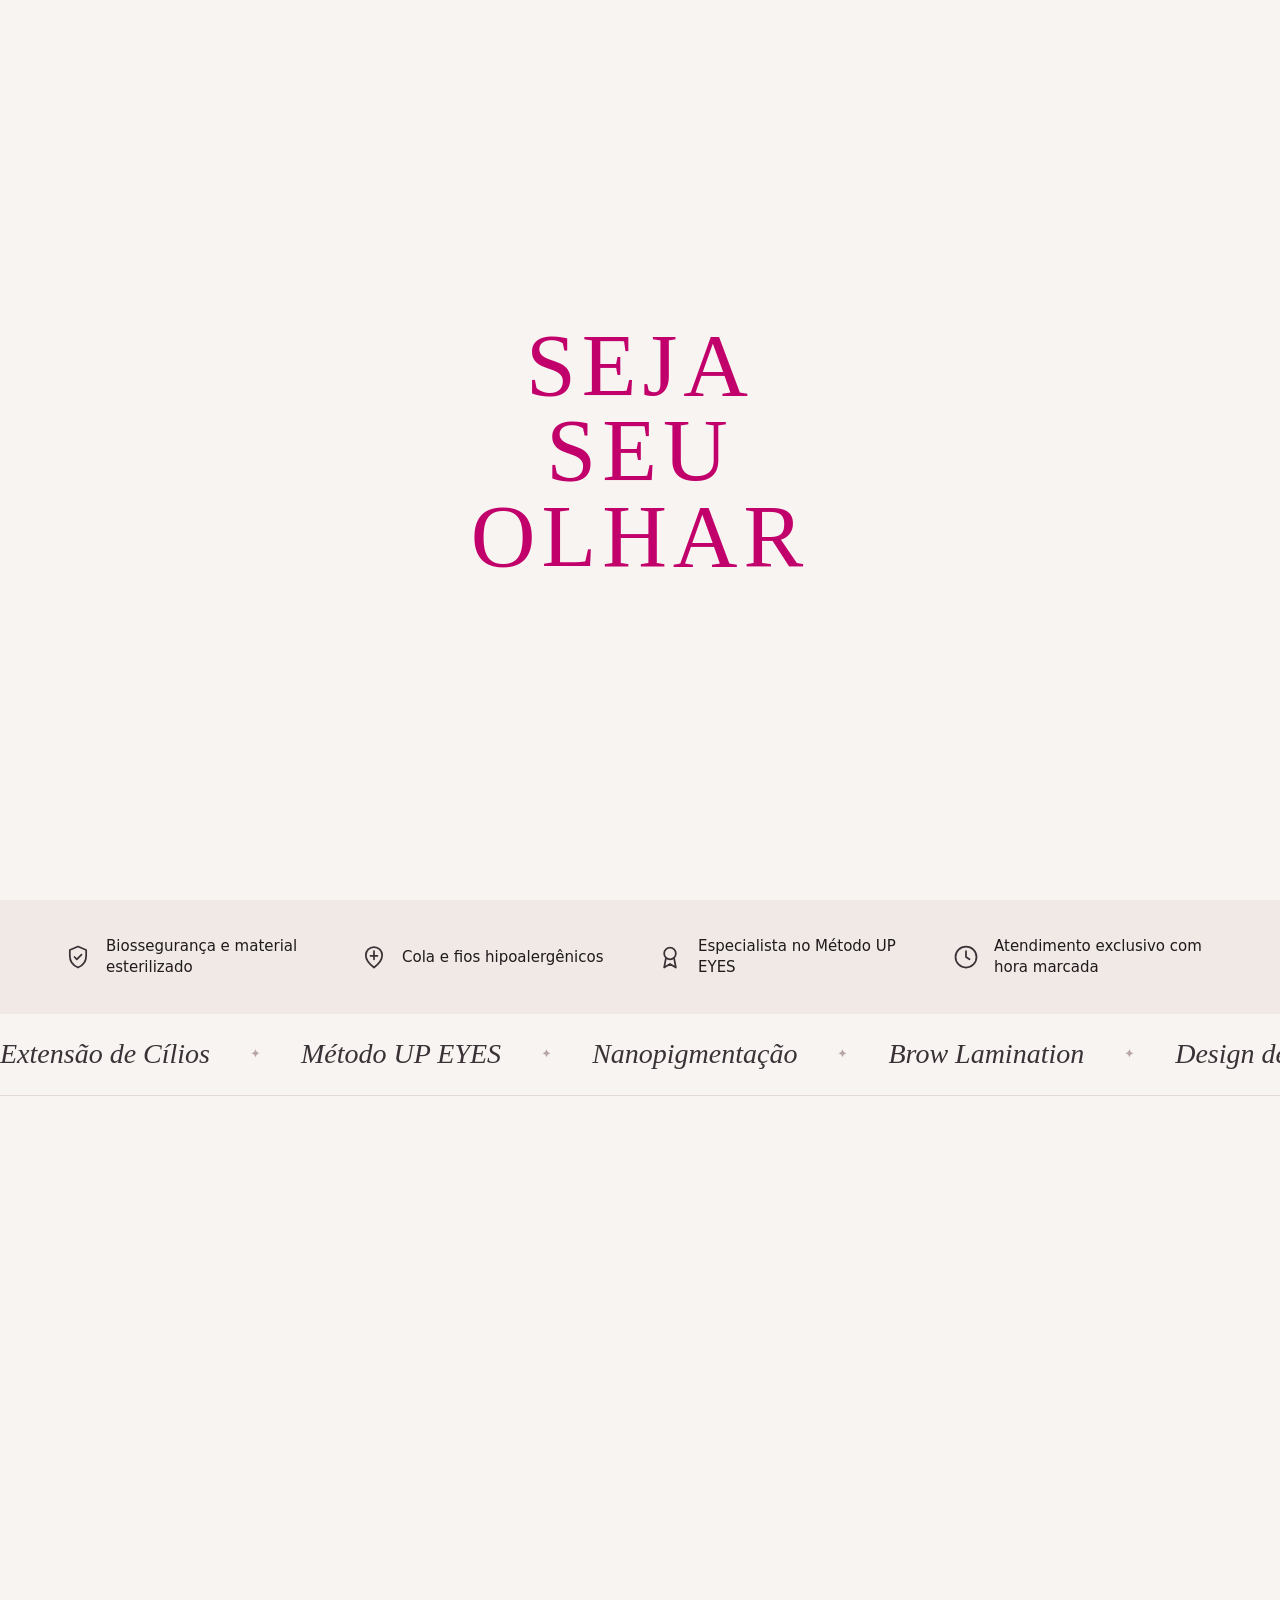
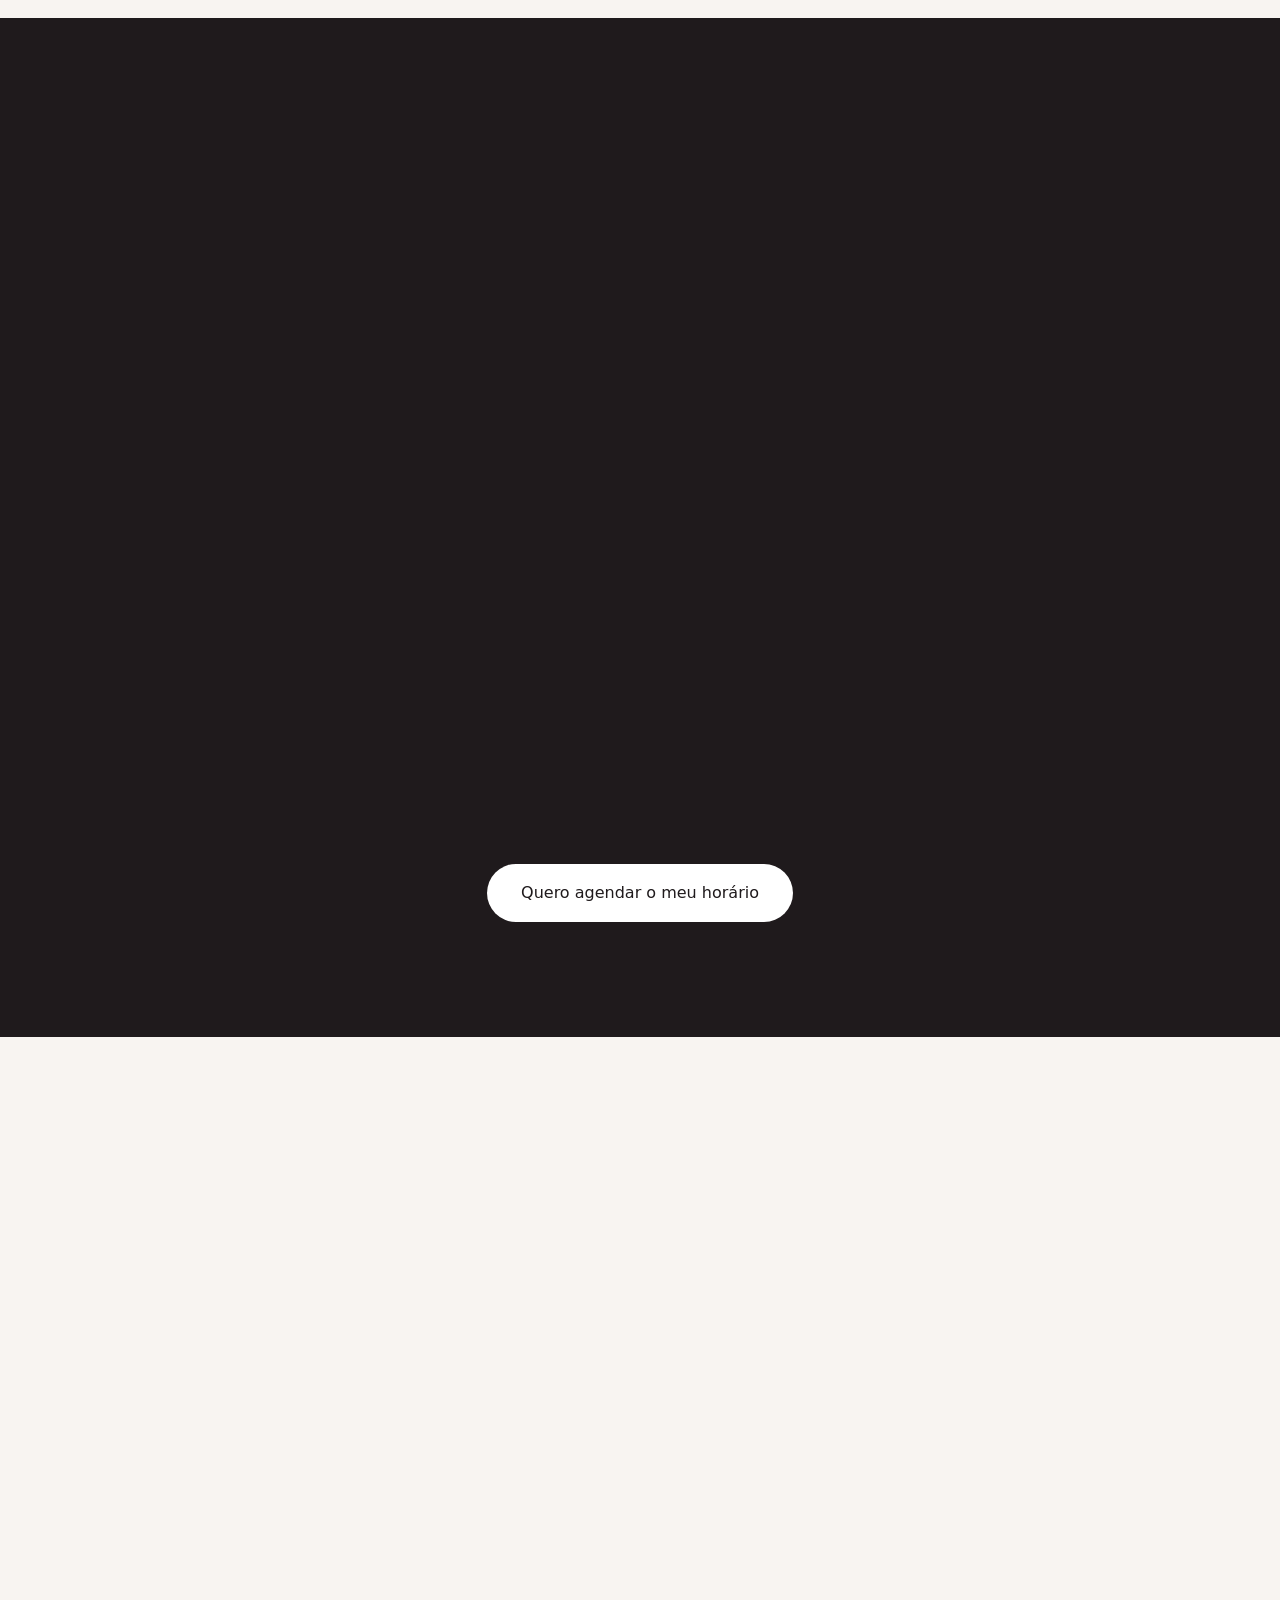
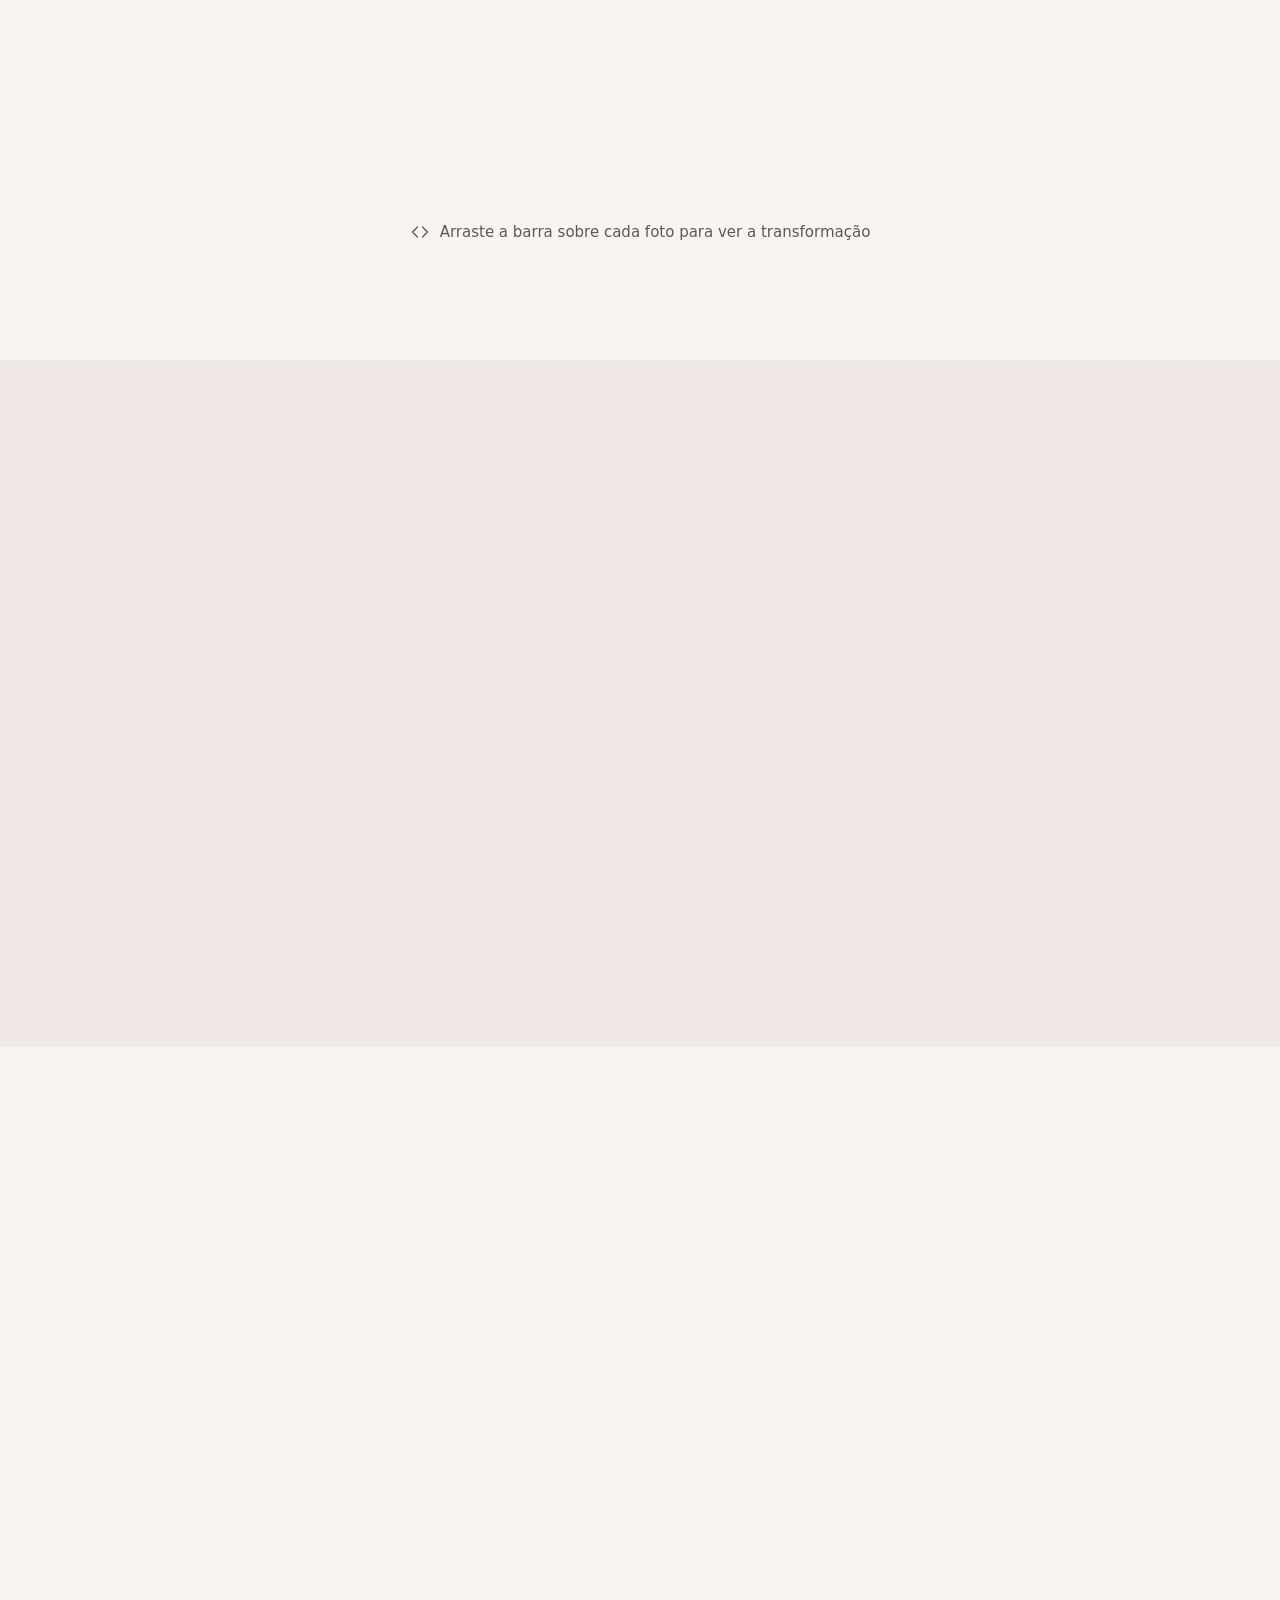
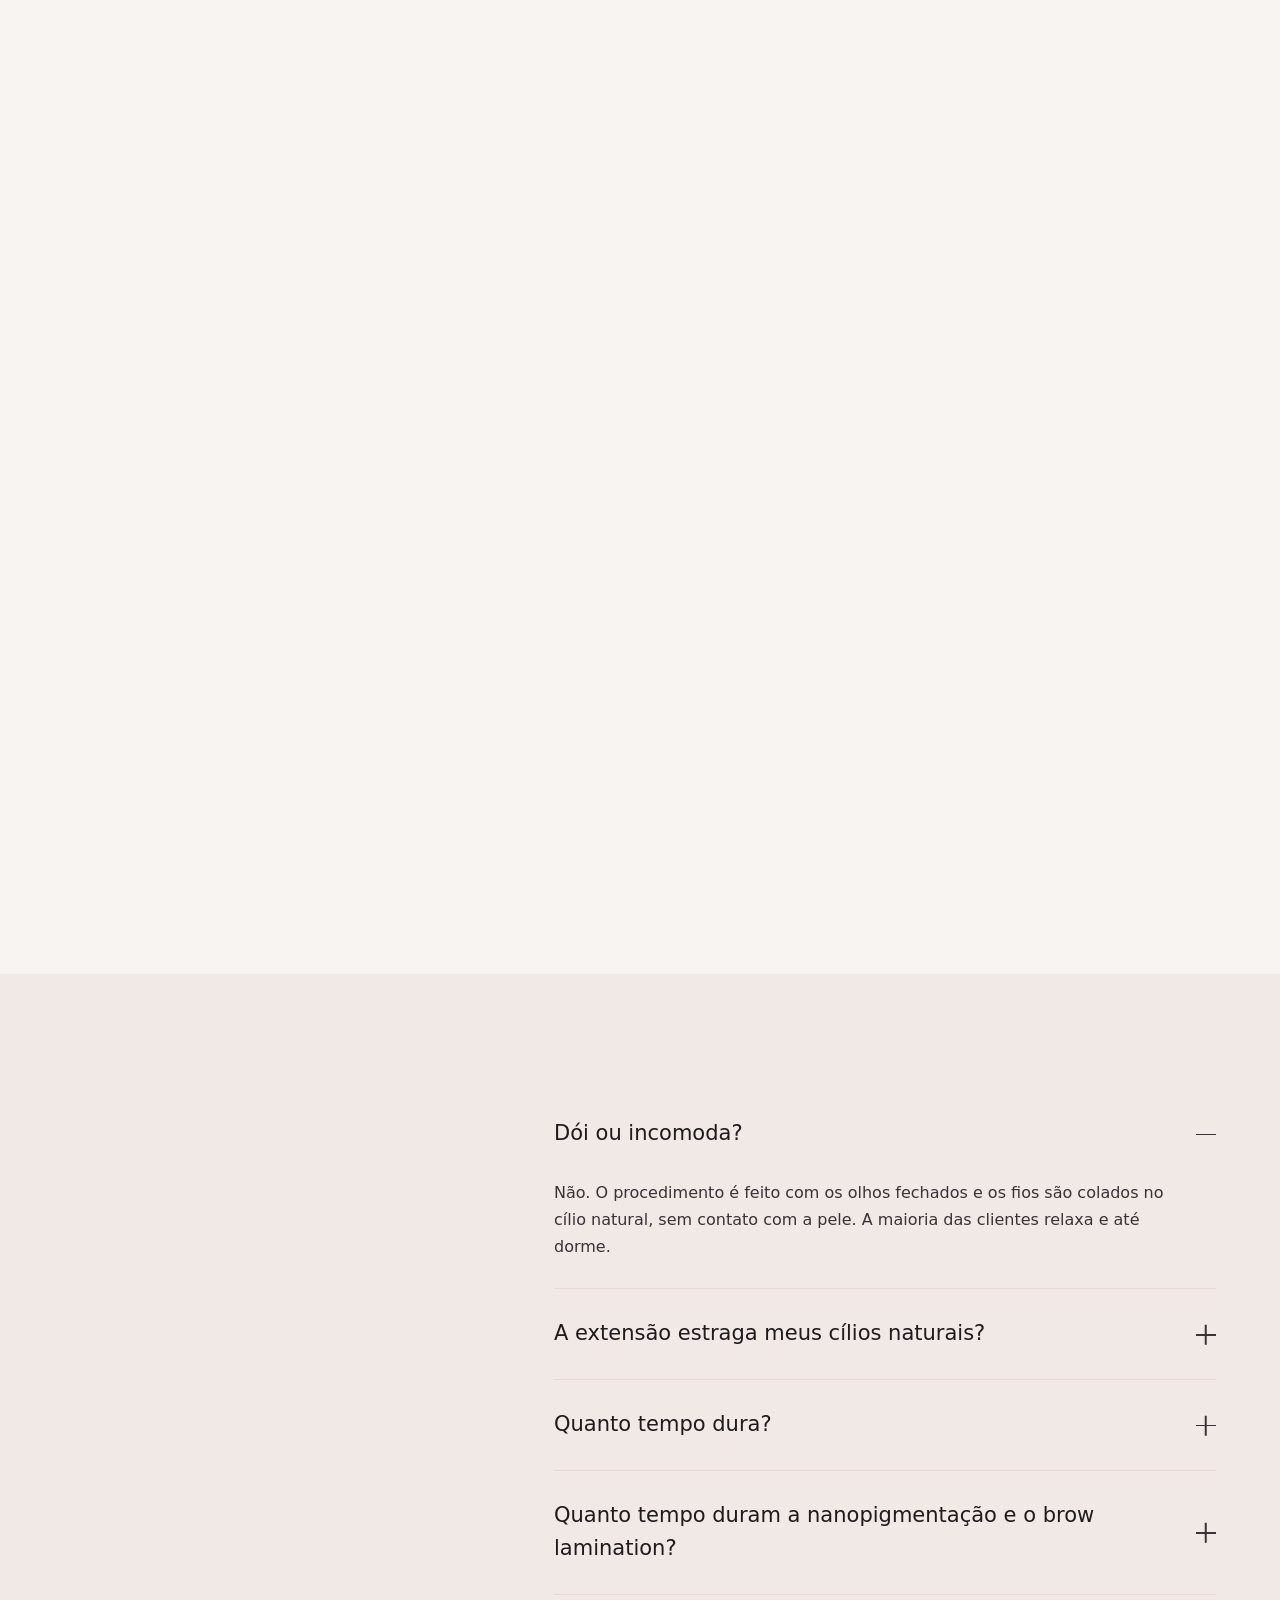
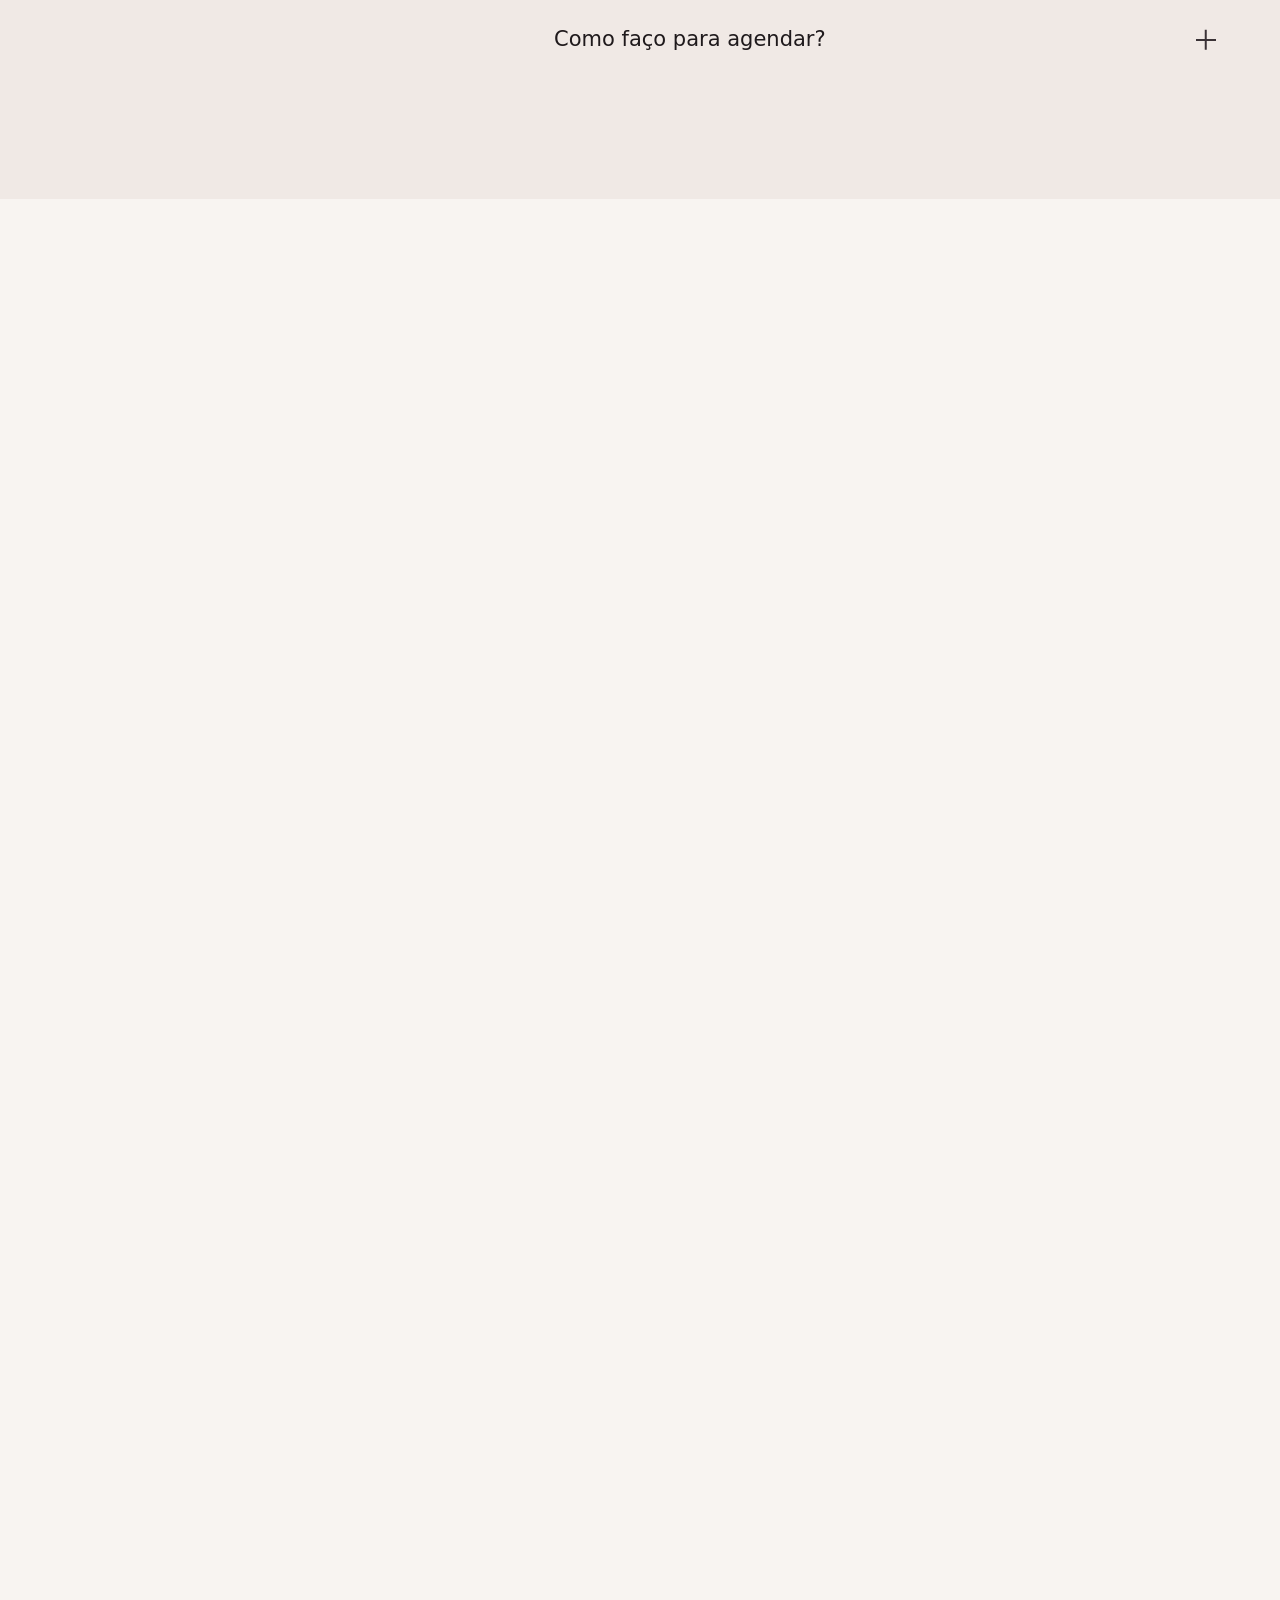
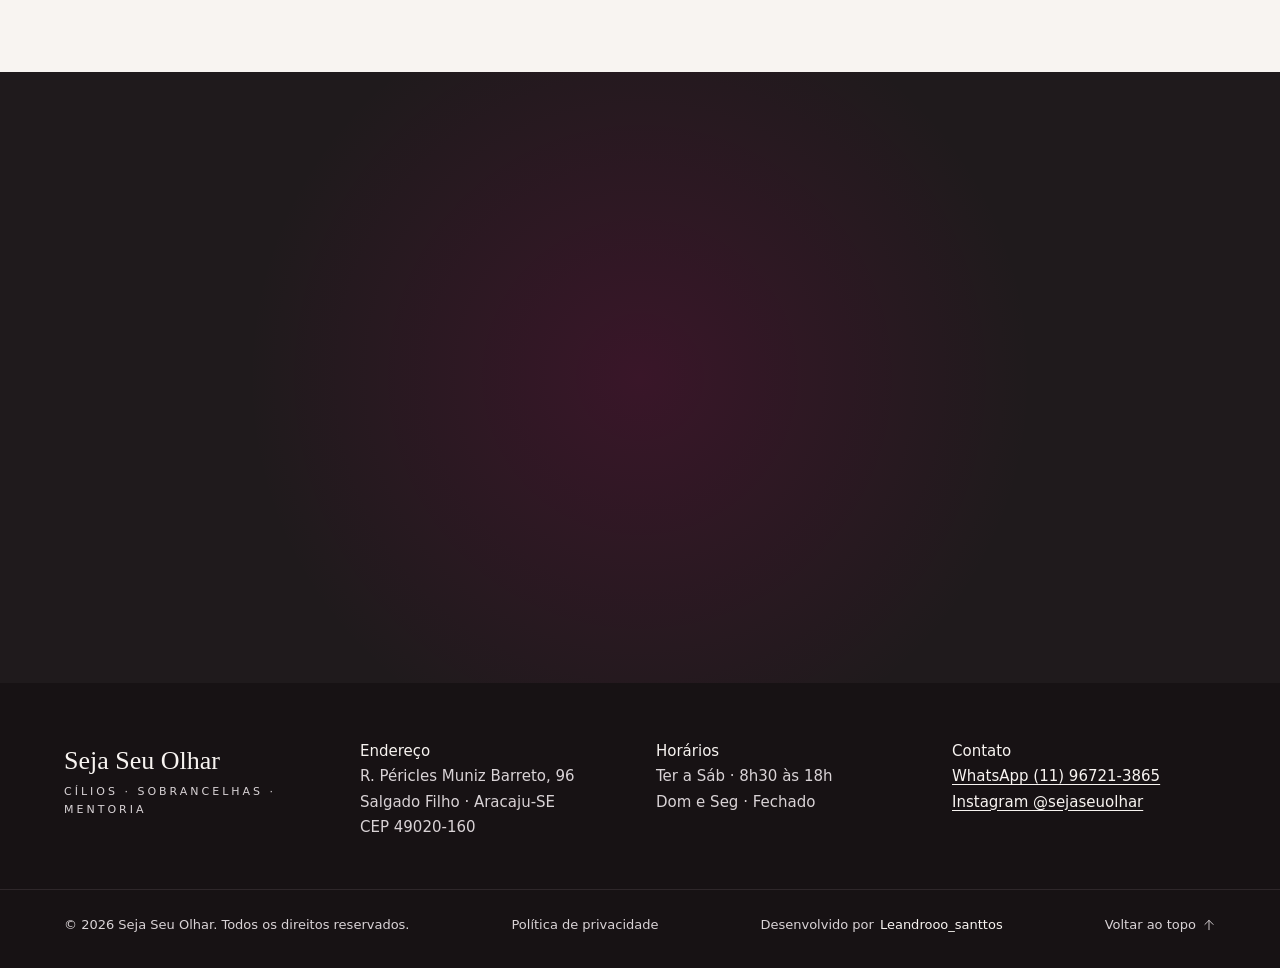
<file: index.html>
<!doctype html>
<html lang="pt-BR" class="no-js">
<head>
  <meta charset="utf-8">
  <meta name="viewport" content="width=device-width, initial-scale=1">
  <!-- Segurança: só permite carregar arquivos do próprio site, do Google Fonts e do Google Maps.
       Se incluir um serviço novo (Analytics, Pixel, outro mapa...), libere o endereço dele aqui
       e nas outras páginas (mentoria.html, privacidade.html e 404.html). -->
  <meta http-equiv="Content-Security-Policy" content="default-src 'self'; script-src 'self'; style-src 'self' https://fonts.googleapis.com; font-src https://fonts.gstatic.com; img-src 'self' data:; media-src 'self'; frame-src https://www.google.com https://maps.google.com; connect-src 'none'; object-src 'none'; base-uri 'self'; form-action 'none'; upgrade-insecure-requests">
  <meta name="referrer" content="strict-origin-when-cross-origin">
  <title>Seja Seu Olhar · Extensão de Cílios, Nanopigmentação e Brow Lamination em Aracaju</title>
  <meta name="description" content="Especialista em realçar o olhar em Aracaju-SE: extensão de cílios, nanopigmentação, design de sobrancelhas e brow lamination com o Método UP EYES. Nota 5,0 no Google. Agende seu horário!">
  <meta name="theme-color" content="#1F1A1C">

  <!-- Compartilhamento (WhatsApp, Instagram, Facebook)
       IMPORTANTE: se o site mudar de endereço (ex.: domínio próprio), troque o endereço
       do site nas 3 linhas marcadas com (URL). Sem o endereço completo a imagem não aparece. -->
  <link rel="canonical" href="https://leandrosanttosdev-tech.github.io/sejaseuolhar/"> <!-- (URL) -->
  <meta property="og:url" content="https://leandrosanttosdev-tech.github.io/sejaseuolhar/"> <!-- (URL) -->
  <meta property="og:image" content="https://leandrosanttosdev-tech.github.io/sejaseuolhar/img/compartilhar.jpg"> <!-- (URL) -->
  <meta property="og:type" content="website">
  <meta property="og:locale" content="pt_BR">
  <meta property="og:site_name" content="Seja Seu Olhar">
  <meta property="og:title" content="Seja Seu Olhar · Cílios, Nanopigmentação e Brow Lamination em Aracaju">
  <meta property="og:description" content="Especialista em levantar olhares com o Método UP EYES. Nota 5,0 no Google. Agende pelo WhatsApp.">
  <meta property="og:image:width" content="1200">
  <meta property="og:image:height" content="630">
  <meta property="og:image:type" content="image/jpeg">
  <meta property="og:image:alt" content="Seja Seu Olhar: Governe sua própria imagem. Seja seu olhar.">
  <meta name="twitter:card" content="summary_large_image">

  <link rel="icon" type="image/svg+xml" href="img/favicon.svg">
  <link rel="apple-touch-icon" href="img/icone-celular.png">
  <meta name="apple-mobile-web-app-title" content="Seja Seu Olhar">
  <link rel="preconnect" href="https://fonts.googleapis.com">
  <link rel="preconnect" href="https://fonts.gstatic.com" crossorigin>
  <link href="https://fonts.googleapis.com/css2?family=Cormorant+Garamond:ital,wght@0,400;0,500;1,400;1,500&family=Jost:wght@300;400;500;600&display=swap" rel="stylesheet">
  <link rel="stylesheet" href="css/style.css?v=20">

  <!-- Dados para o Google (aparece melhor nas buscas) -->
  <script type="application/ld+json">
  {
    "@context": "https://schema.org",
    "@type": "BeautySalon",
    "name": "Seja Seu Olhar",
    "description": "Especialista na arte de realçar a beleza do olhar: nanopigmentação, design de sobrancelhas, extensão de cílios e brow lamination com o Método UP EYES.",
    "image": "img/foto-principal.jpg",
    "telephone": "+55 11 96721-3865",
    "address": {
      "@type": "PostalAddress",
      "streetAddress": "R. Péricles Muniz Barreto, 96 - Salgado Filho",
      "addressLocality": "Aracaju",
      "addressRegion": "SE",
      "postalCode": "49020-160",
      "addressCountry": "BR"
    },
    "openingHoursSpecification": [{
      "@type": "OpeningHoursSpecification",
      "dayOfWeek": ["Tuesday", "Wednesday", "Thursday", "Friday", "Saturday"],
      "opens": "08:30",
      "closes": "18:00"
    }],
    "sameAs": ["https://www.instagram.com/sejaseuolhar/"]
  }
  </script>
</head>
<body>

<!-- Ícones reutilizáveis -->
<svg class="svg-sprite" width="0" height="0" aria-hidden="true">
  <symbol id="i-arrow-right" viewBox="0 0 24 24"><path d="M5 12h14M13 6l6 6-6 6"/></symbol>
  <symbol id="i-arrow-down" viewBox="0 0 24 24"><path d="M12 5v14M6 13l6 6 6-6"/></symbol>
  <symbol id="i-arrow-up" viewBox="0 0 24 24"><path d="M12 20V4M5 11l7-7 7 7"/></symbol>
  <symbol id="i-play" viewBox="0 0 24 24"><path d="M8 5.5v13l10.5-6.5z"/></symbol>
  <symbol id="i-sound-off" viewBox="0 0 24 24"><path d="M4 9.5h3.5L12 5.5v13l-4.5-4H4z"/><path d="M16 9.5l5 5M21 9.5l-5 5"/></symbol>
  <symbol id="i-sound-on" viewBox="0 0 24 24"><path d="M4 9.5h3.5L12 5.5v13l-4.5-4H4z"/><path d="M16 9a4.5 4.5 0 0 1 0 6M18.5 6.5a8 8 0 0 1 0 11"/></symbol>
  <symbol id="i-arrows-x" viewBox="0 0 24 24"><path d="M9 6l-6 6 6 6M15 6l6 6-6 6"/></symbol>
  <symbol id="i-menu" viewBox="0 0 24 24"><path d="M4 8h16M4 16h16"/></symbol>
  <symbol id="i-close" viewBox="0 0 24 24"><path d="M6 6l12 12M18 6L6 18"/></symbol>
  <symbol id="i-whats" viewBox="0 0 24 24"><path d="M3.5 20.5l1.3-4.2A8.6 8.6 0 1 1 8 19.4z"/><path d="M9 8.5c0 3.5 3 6.5 6.5 6.5l1-1.6-2-1-1 .8a4.5 4.5 0 0 1-2.2-2.2l.8-1-1-2z"/></symbol>
  <symbol id="i-insta" viewBox="0 0 24 24"><rect x="3" y="3" width="18" height="18" rx="5"/><circle cx="12" cy="12" r="4"/><circle cx="17.5" cy="6.5" r=".6"/></symbol>
  <symbol id="i-shield" viewBox="0 0 24 24"><path d="M12 3l7 3v5c0 5-3 8.5-7 10-4-1.5-7-5-7-10V6z"/><path d="M9 12l2 2 4-4"/></symbol>
  <symbol id="i-drop" viewBox="0 0 24 24"><path d="M12 21c4-3 7-6.5 7-10.5A7 7 0 0 0 5 10.5C5 14.5 8 18 12 21z"/><path d="M12 7v7M9 11h6"/></symbol>
  <symbol id="i-medal" viewBox="0 0 24 24"><circle cx="12" cy="9" r="5"/><path d="M8.5 13l-1.5 8 5-3 5 3-1.5-8"/></symbol>
  <symbol id="i-clock" viewBox="0 0 24 24"><circle cx="12" cy="12" r="9"/><path d="M12 7v5l3 2"/></symbol>
  <symbol id="i-check" viewBox="0 0 24 24"><path d="M5 12l5 5 9-10"/></symbol>
  <symbol id="i-pin" viewBox="0 0 24 24"><path d="M12 21s-7-6.2-7-11.5a7 7 0 0 1 14 0C19 14.8 12 21 12 21z"/><circle cx="12" cy="9.5" r="2.5"/></symbol>
  <symbol id="i-phone" viewBox="0 0 24 24"><path d="M5 4h3.5l1.5 4-2 1.5a11 11 0 0 0 6.5 6.5L16 14l4 1.5V19a2 2 0 0 1-2 2A15 15 0 0 1 3 6a2 2 0 0 1 2-2z"/></symbol>
  <symbol id="i-camera" viewBox="0 0 24 24"><path d="M4 8h3l2-3h6l2 3h3v11H4z"/><circle cx="12" cy="13" r="3.5"/></symbol>
</svg>

<a class="skip-link" href="#conteudo">Pular para o conteúdo</a>

<!-- Abertura: cortina rosa com o nome da marca -->
<div class="intro" id="intro" aria-hidden="true">
  <span class="intro-word"><span>Seja</span></span>
  <span class="intro-word"><span>Seu</span></span>
  <span class="intro-word"><span>Olhar</span></span>
</div>

<!-- Barra de progresso da leitura -->
<div class="progress" id="progress" aria-hidden="true"></div>

<!-- ========== MENU ========== -->
<header class="site-header" id="site-header">
  <div class="container header-inner">
    <a href="#topo" class="brand" aria-label="Seja Seu Olhar, voltar ao topo">
      <span class="logo" aria-hidden="true">
        <span class="logo-name">Seja Seu Olhar</span>
        <span class="logo-by">por Anne Silva</span>
      </span>
    </a>

    <nav class="nav" id="nav" aria-label="Menu principal">
      <a href="#servicos">Serviços</a>
      <a href="#up-eyes">UP EYES</a>
      <a href="#resultados">Resultados</a>
      <a href="#como-funciona">Como funciona</a>
      <!-- Mentoria: oculta até a página ter textos, preços, turmas e depoimentos reais. Para mostrar, apague o "hidden" aqui e na seção CHAMADA PARA A MENTORIA. -->
      <a href="mentoria.html" class="nav-mentoria" hidden target="_blank" rel="noopener">Mentoria <span class="nav-badge">Novo</span></a>
      <a href="#duvidas">Dúvidas</a>
      <a href="https://wa.me/5511967213865?text=Ol%C3%A1%2C%20Anne!%20Vim%20pelo%20site%20e%20quero%20agendar%20um%20hor%C3%A1rio." class="btn btn-dark nav-cta" target="_blank" rel="noopener">Agendar horário</a>
    </nav>

    <a href="https://wa.me/5511967213865?text=Ol%C3%A1%2C%20Anne!%20Vim%20pelo%20site%20e%20quero%20agendar%20um%20hor%C3%A1rio." class="btn btn-white header-cta" target="_blank" rel="noopener">Agendar horário</a>

    <button class="menu-toggle" id="menu-toggle" type="button" aria-label="Abrir menu" aria-expanded="false" aria-controls="nav">
      <svg class="ico"><use href="#i-menu"/></svg>
    </button>
  </div>
</header>

<main id="conteudo">

<!-- ========== TOPO (tela cheia) ========== -->
<section class="hero" id="topo">
  <div class="hero-media">
    <img class="hero-photo" src="img/foto-principal.jpg" alt="Especialista da Seja Seu Olhar sentada em uma poltrona" width="1211" height="1600" fetchpriority="high">
  </div>
  <div class="hero-scrim" aria-hidden="true"></div>

  <!-- Selo giratório -->
  <a href="#up-eyes" class="spin-badge" aria-label="Conheça o Método UP EYES">
    <svg viewBox="0 0 120 120" aria-hidden="true">
      <defs><path id="circle-path" d="M60,60 m-46,0 a46,46 0 1,1 92,0 a46,46 0 1,1 -92,0"/></defs>
      <text><textPath href="#circle-path">Método UP EYES · Seja seu olhar · </textPath></text>
    </svg>
    <span class="spin-badge-center"><svg class="ico"><use href="#i-arrow-up"/></svg></span>
  </a>

  <div class="container hero-content">
    <span class="eyebrow hero-anim d0">Extensão de Cílios · Nanopigmentação · Brow Lamination</span>
    <h1 class="hero-title">
      <span class="line"><span class="d1">Governe sua</span></span>
      <span class="line"><span class="d2">própria imagem.</span></span>
      <span class="line"><em class="d3">Seja seu olhar.</em></span>
    </h1>
    <p class="hero-text hero-anim d4">Especialista em levantar olhares com o Método UP EYES, em Aracaju. Cílios, sobrancelhas e olhar desenhados sob medida para você.</p>
    <div class="hero-actions hero-anim d5">
      <a href="https://wa.me/5511967213865?text=Ol%C3%A1%2C%20Anne!%20Vim%20pelo%20site%20e%20quero%20agendar%20um%20hor%C3%A1rio." class="btn btn-primary btn-lg btn-shine" target="_blank" rel="noopener">
        Agendar meu procedimento <svg class="ico"><use href="#i-arrow-right"/></svg>
      </a>
      <a href="#resultados" class="link-underline">Ver resultados reais</a>
    </div>
  </div>

  <div class="container hero-footer hero-anim d6">
    <div class="hero-proof">
    <a href="https://www.instagram.com/sejaseuolhar/" class="hero-insta" target="_blank" rel="noopener">
      <svg class="ico"><use href="#i-insta"/></svg> @sejaseuolhar <span>· mais de <b class="count" data-to="1300">1.300</b> seguidoras</span>
    </a>
    <a href="https://www.google.com/maps/search/?api=1&amp;query=Seja+Seu+Olhar+Aracaju" class="hero-insta hero-rating" target="_blank" rel="noopener">
      <span class="stars" aria-hidden="true">★★★★★</span> 5,0 no Google <span>· Aracaju-SE</span>
    </a>
    </div>
    <a href="#confianca" class="scroll-hint">Role para ver mais <svg class="ico"><use href="#i-arrow-down"/></svg></a>
  </div>
</section>

<!-- ========== SELOS DE CONFIANÇA ========== -->
<section class="trust" id="confianca">
  <div class="container trust-grid">
    <div class="trust-item"><svg class="ico ico-lg"><use href="#i-shield"/></svg><span>Biossegurança e material esterilizado</span></div>
    <div class="trust-item"><svg class="ico ico-lg"><use href="#i-drop"/></svg><span>Cola e fios hipoalergênicos</span></div>
    <div class="trust-item"><svg class="ico ico-lg"><use href="#i-medal"/></svg><span>Especialista no Método UP EYES</span></div>
    <div class="trust-item"><svg class="ico ico-lg"><use href="#i-clock"/></svg><span>Atendimento exclusivo com hora marcada</span></div>
  </div>
</section>

<!-- ========== FAIXA EM MOVIMENTO ========== -->
<div class="marquee" aria-hidden="true">
  <div class="marquee-track">
    <span>Extensão de Cílios</span><i>✦</i><span>Método UP EYES</span><i>✦</i><span>Nanopigmentação</span><i>✦</i><span>Brow Lamination</span><i>✦</i><span>Design de Sobrancelhas</span><i>✦</i><span>Mentoria</span><i>✦</i>
    <span>Extensão de Cílios</span><i>✦</i><span>Método UP EYES</span><i>✦</i><span>Nanopigmentação</span><i>✦</i><span>Brow Lamination</span><i>✦</i><span>Design de Sobrancelhas</span><i>✦</i><span>Mentoria</span><i>✦</i>
  </div>
</div>

<!-- ========== PARA VOCÊ ========== -->
<section class="section">
  <div class="container">
    <header class="section-head center reveal">
      <span class="eyebrow">Para você</span>
      <h2 class="h2">Você merece se olhar no espelho e <em>gostar do que vê.</em></h2>
    </header>
    <div class="cards-3">
      <article class="card reveal">
        <span class="card-num">01</span>
        <h3>Chega de rímel borrado</h3>
        <p>Nada de maquiagem escorrendo no calor, no treino ou naquele dia em que a emoção bate.</p>
      </article>
      <article class="card reveal">
        <span class="card-num">02</span>
        <h3>Mais tempo de manhã</h3>
        <p>Você acorda com o olhar pronto. São minutos a mais para você, todos os dias.</p>
      </article>
      <article class="card reveal">
        <span class="card-num">03</span>
        <h3>Confiança em cada foto</h3>
        <p>Cílios ralos ou curtos deixam de ser um incômodo. Seu olhar ganha presença, do seu jeito.</p>
      </article>
    </div>
    <p class="swipe-hint" aria-hidden="true">Deslize para ver mais <svg class="ico"><use href="#i-arrow-right"/></svg></p>
  </div>
</section>

<!-- ========== FAIXA ROSA ========== -->
<section class="band">
  <div class="container reveal">
    <span class="band-eyebrow">Governe sua própria imagem</span>
    <p class="band-title">Seja seu olhar</p>
    <span class="band-sub">e seja feliz.</span>
  </div>
</section>

<!-- ========== MÉTODO UP EYES ========== -->
<section class="section" id="up-eyes">
  <div class="container upeyes">
    <div class="collage reveal">
      <div class="collage-back" aria-hidden="true" data-parallax="-0.06"></div>
      <!-- FOTO: troque a div abaixo por <img src="img/up-eyes-principal.jpg" alt="..." class="collage-main img-reveal" loading="lazy"> -->
      <div class="collage-main placeholder img-reveal">
        <svg class="ico ico-lg"><use href="#i-camera"/></svg>
        <strong>Foto do resultado UP EYES</strong>
        <span>Close do olhar depois do método, de frente, luz natural</span>
      </div>
      <!-- FOTO: troque a div abaixo por <img src="img/up-eyes-detalhe.jpg" alt="..." class="collage-small img-reveal" loading="lazy" data-parallax="0.08"> -->
      <div class="collage-small placeholder placeholder-dark img-reveal" data-parallax="0.08">
        <svg class="ico"><use href="#i-camera"/></svg>
        <strong>Detalhe</strong>
      </div>
      <div class="collage-badge" aria-hidden="true">
        <svg class="ico"><use href="#i-arrow-up"/></svg>
        <span>UP EYES</span>
      </div>
    </div>

    <div class="upeyes-text reveal">
      <span class="eyebrow">A especialidade da casa</span>
      <div class="upeyes-title">
        <h2>UP EYES</h2>
        <svg class="ico"><use href="#i-arrow-up"/></svg>
      </div>
      <p class="lead">Mais do que colocar cílios: o método é pensado para abrir e elevar o olhar, valorizando o formato dos seus olhos e deixando a expressão mais leve e iluminada.</p>
      <ol class="points">
        <li><span class="points-num">01</span><div><strong>Olhar levantado</strong><p>Técnica focada em elevar o olhar, para um efeito mais aberto, leve e descansado.</p></div></li>
        <li><span class="points-num">02</span><div><strong>Mapeamento do seu rosto</strong><p>Cada detalhe é planejado conforme o formato dos seus olhos e das suas sobrancelhas.</p></div></li>
        <li><span class="points-num">03</span><div><strong>[Diferencial do método]</strong><p>[Conte aqui o que torna o UP EYES único: a técnica, o material ou o resultado.]</p></div></li>
      </ol>
      <a href="https://wa.me/5511967213865?text=Ol%C3%A1%2C%20Anne!%20Vim%20pelo%20site%20e%20quero%20agendar%20o%20M%C3%A9todo%20UP%20EYES." class="btn btn-dark btn-lg" target="_blank" rel="noopener">Quero o meu UP EYES</a>
    </div>
  </div>
</section>

<!-- ========== SERVIÇOS ========== -->
<section class="section section-dark" id="servicos">
  <div class="container">
    <header class="section-head split reveal">
      <div>
        <span class="eyebrow eyebrow-light">Serviços</span>
        <h2 class="h2">Um estilo para cada olhar</h2>
      </div>
      <p>Cílios, sobrancelhas e olhar: cada procedimento é planejado para o formato do seu rosto e o resultado que você sonha.</p>
    </header>

    <div class="services">
      <article class="service reveal">
        <!-- FOTO: troque por <img src="img/servico-cilios.jpg" alt="Extensão de cílios" class="service-img" loading="lazy"> (dentro da div service-media) -->
        <div class="service-media img-reveal"><div class="service-img placeholder placeholder-dark">Foto do resultado</div></div>
        <div class="service-body">
          <h3>Extensão de Cílios</h3>
          <p>Do efeito natural ao volume marcante, com fios leves que respeitam os seus cílios naturais.</p>
          <div class="service-meta"><span>[__] min</span><strong>a partir de R$ [__]</strong></div>
        </div>
      </article>

      <article class="service service-featured reveal">
        <span class="tag">Especialidade</span>
        <!-- FOTO: troque por <img src="img/servico-up-eyes.jpg" alt="Método UP EYES" class="service-img" loading="lazy"> (dentro da div service-media) -->
        <div class="service-media img-reveal"><div class="service-img placeholder">Foto do resultado</div></div>
        <div class="service-body">
          <h3>Método UP EYES</h3>
          <p>A especialidade da casa: técnica para levantar e abrir o olhar, deixando a expressão mais jovem e iluminada.</p>
          <div class="service-meta"><span>[__] min</span><strong>a partir de R$ [__]</strong></div>
        </div>
      </article>

      <article class="service reveal">
        <!-- FOTO: troque por <img src="img/servico-nanopigmentacao.jpg" alt="Nanopigmentação" class="service-img" loading="lazy"> (dentro da div service-media) -->
        <div class="service-media img-reveal"><div class="service-img placeholder placeholder-dark">Foto do resultado</div></div>
        <div class="service-body">
          <h3>Nanopigmentação</h3>
          <p>Sobrancelhas desenhadas fio a fio com pigmento, preenchendo falhas com aparência natural.</p>
          <div class="service-meta"><span>[__] min</span><strong>a partir de R$ [__]</strong></div>
        </div>
      </article>

      <article class="service reveal">
        <!-- FOTO: troque por <img src="img/servico-brow-lamination.jpg" alt="Brow lamination" class="service-img" loading="lazy"> (dentro da div service-media) -->
        <div class="service-media img-reveal"><div class="service-img placeholder placeholder-dark">Foto do resultado</div></div>
        <div class="service-body">
          <h3>Brow Lamination</h3>
          <p>Alinha e disciplina os fios das sobrancelhas, deixando-as mais cheias, penteadas e definidas.</p>
          <div class="service-meta"><span>[__] min</span><strong>a partir de R$ [__]</strong></div>
        </div>
      </article>
    </div>
    <p class="swipe-hint" aria-hidden="true">Deslize para ver mais <svg class="ico"><use href="#i-arrow-right"/></svg></p>

    <div class="center-row">
      <a href="https://wa.me/5511967213865?text=Ol%C3%A1%2C%20Anne!%20Vim%20pelo%20site%20e%20quero%20agendar%20um%20hor%C3%A1rio." class="btn btn-white btn-lg" target="_blank" rel="noopener">Quero agendar o meu horário</a>
    </div>
  </div>
</section>

<!-- ========== ANTES E DEPOIS ========== -->
<section class="section" id="resultados">
  <div class="container">
    <header class="section-head split reveal">
      <div>
        <span class="eyebrow">Resultados</span>
        <h2 class="h2">Antes e depois de clientes reais</h2>
      </div>
      <a href="https://www.instagram.com/sejaseuolhar/" class="link-underline" target="_blank" rel="noopener">Ver mais no Instagram @sejaseuolhar</a>
    </header>

    <!--
      Cada comparação usa duas fotos com o MESMO enquadramento.
      Para colocar as fotos, troque as divs .ba-placeholder por:
        <img src="img/antes-cilios.jpg"  alt="Antes" class="ba-img">   (dentro de .ba-before)
        <img src="img/depois-cilios.jpg" alt="Depois" class="ba-img">  (dentro de .ba-after)
    -->
    <div class="ba-grid">
      <div class="ba reveal">
        <div class="ba-after"><div class="ba-placeholder ba-ph-after"></div></div>
        <div class="ba-before"><div class="ba-placeholder ba-ph-before"></div></div>
        <span class="ba-label ba-label-before">Antes</span>
        <span class="ba-label ba-label-after">Depois · Extensão de Cílios</span>
        <div class="ba-line" aria-hidden="true"><span class="ba-handle"><svg class="ico"><use href="#i-arrows-x"/></svg></span></div>
        <input class="ba-range" type="range" min="0" max="100" value="50" aria-label="Comparar antes e depois: Extensão de Cílios">
      </div>

      <div class="ba reveal">
        <div class="ba-after"><div class="ba-placeholder ba-ph-after"></div></div>
        <div class="ba-before"><div class="ba-placeholder ba-ph-before"></div></div>
        <span class="ba-label ba-label-before">Antes</span>
        <span class="ba-label ba-label-after">Depois · Nanopigmentação</span>
        <div class="ba-line" aria-hidden="true"><span class="ba-handle"><svg class="ico"><use href="#i-arrows-x"/></svg></span></div>
        <input class="ba-range" type="range" min="0" max="100" value="50" aria-label="Comparar antes e depois: Nanopigmentação">
      </div>

      <div class="ba reveal">
        <div class="ba-after"><div class="ba-placeholder ba-ph-after"></div></div>
        <div class="ba-before"><div class="ba-placeholder ba-ph-before"></div></div>
        <span class="ba-label ba-label-before">Antes</span>
        <span class="ba-label ba-label-after">Depois · Brow Lamination</span>
        <div class="ba-line" aria-hidden="true"><span class="ba-handle"><svg class="ico"><use href="#i-arrows-x"/></svg></span></div>
        <input class="ba-range" type="range" min="0" max="100" value="50" aria-label="Comparar antes e depois: Brow Lamination">
      </div>
    </div>
    <p class="ba-hint"><svg class="ico"><use href="#i-arrows-x"/></svg> Arraste a barra sobre cada foto para ver a transformação</p>
  </div>
</section>

<!-- ========== VÍDEOS (EM MOVIMENTO) ==========
  Seção oculta até os vídeos chegarem. Para ativar, salve reel-1.mp4 e reel-2.mp4
  na pasta video/ e apague o atributo "hidden" da linha abaixo.
  Detalhes em docs/GUIA-DE-EDICAO.md.
-->
<section class="section section-tight-top reels-section" id="videos" hidden>
  <div class="container reels">
    <header class="reels-text reveal">
      <span class="eyebrow">Em movimento</span>
      <h2 class="h2">Veja o olhar <em>ganhando vida</em></h2>
      <p>Um pouco do dia a dia do estúdio: a técnica, o cuidado e o resultado, do jeito que aparece no nosso Instagram.</p>
      <a href="https://www.instagram.com/sejaseuolhar/reels/" class="link-underline" target="_blank" rel="noopener">Ver todos os Reels</a>
    </header>
    <div class="reels-grid">
      <figure class="reel reveal">
        <video muted loop playsinline preload="none" data-src="video/reel-1.mp4" aria-label="Vídeo: resultado de extensão de cílios"></video>
        <div class="reel-ph" aria-hidden="true"><svg class="ico ico-lg"><use href="#i-play"/></svg><span>Vídeo 1</span></div>
        <button class="reel-btn" type="button" aria-label="Ligar o som"><svg class="ico"><use href="#i-sound-off"/></svg></button>
      </figure>
      <figure class="reel reveal">
        <video muted loop playsinline preload="none" data-src="video/reel-2.mp4" aria-label="Vídeo: Método UP EYES"></video>
        <div class="reel-ph" aria-hidden="true"><svg class="ico ico-lg"><use href="#i-play"/></svg><span>Vídeo 2</span></div>
        <button class="reel-btn" type="button" aria-label="Ligar o som"><svg class="ico"><use href="#i-sound-off"/></svg></button>
      </figure>
    </div>
  </div>
</section>
<!-- FIM VÍDEOS -->

<!-- ========== COMO FUNCIONA ========== -->
<section class="section section-soft" id="como-funciona">
  <div class="container">
    <header class="section-head center reveal">
      <span class="eyebrow">Como funciona</span>
      <h2 class="h2">Um momento só seu, do início ao fim</h2>
    </header>
    <ol class="steps">
      <li class="reveal"><span class="step-num">1</span><h3>Avaliação e escolha do estilo</h3><p>Conversamos sobre o que você quer, analisamos seus fios naturais e desenhamos o mapping ideal para o seu rosto.</p></li>
      <li class="reveal"><span class="step-num">2</span><h3>Aplicação relaxante</h3><p>Você fica deitada, de olhos fechados, em uma maca confortável. Muitas clientes aproveitam para cochilar.</p></li>
      <li class="reveal"><span class="step-num">3</span><h3>Cuidados e manutenção</h3><p>Você sai com um guia de cuidados em casa. A manutenção a cada 15 a 21 dias mantém o olhar sempre cheio.</p></li>
    </ol>
  </div>
</section>

<!-- ========== DEPOIMENTOS ========== -->
<section class="section">
  <div class="container">
    <header class="section-head reveal">
      <span class="eyebrow">Depoimentos</span>
      <h2 class="h2">O que dizem as clientes</h2>
    </header>
    <div class="cards-3">
      <figure class="quote reveal">
        <span class="quote-mark" aria-hidden="true">“</span>
        <blockquote>[Cole aqui um depoimento real de cliente, de preferência print do WhatsApp ou avaliação do Google.]</blockquote>
        <figcaption><span class="avatar"></span><span><strong>[Nome da cliente]</strong><small>[Serviço feito]</small></span></figcaption>
      </figure>
      <figure class="quote reveal">
        <span class="quote-mark" aria-hidden="true">“</span>
        <blockquote>[Depoimento real de cliente.]</blockquote>
        <figcaption><span class="avatar"></span><span><strong>[Nome da cliente]</strong><small>[Serviço feito]</small></span></figcaption>
      </figure>
      <figure class="quote reveal">
        <span class="quote-mark" aria-hidden="true">“</span>
        <blockquote>[Depoimento real de cliente.]</blockquote>
        <figcaption><span class="avatar"></span><span><strong>[Nome da cliente]</strong><small>[Serviço feito]</small></span></figcaption>
      </figure>
    </div>
    <p class="swipe-hint" aria-hidden="true">Deslize para ver mais <svg class="ico"><use href="#i-arrow-right"/></svg></p>
  </div>
</section>

<!-- ========== SOBRE ========== -->
<section class="section section-tight-top">
  <div class="container about">
    <div class="about-media img-reveal">
      <img src="img/sobre-anne-silva.jpg" alt="Anne Silva, especialista da Seja Seu Olhar, sorrindo" class="about-img" width="1200" height="1600" loading="lazy">
    </div>
    <div class="about-text reveal">
      <span class="eyebrow">Quem cuida de você</span>
      <h2 class="h2">Oi, eu sou <em>Anne Silva</em></h2>
      <p class="lead">Criei a Seja Seu Olhar com um propósito: que cada mulher governe a própria imagem e seja feliz com o que vê no espelho. Acredito que cada rosto é único: por isso uso técnicas inovadoras e exclusivas, como o Método UP EYES, para valorizar a sua expressão natural, com atendimento personalizado e excelência nos detalhes. [Conte aqui há quanto tempo atua e o que mais ama na profissão.]</p>
      <ul class="checks">
        <li><svg class="ico"><use href="#i-check"/></svg>Especialista no Método UP EYES</li>
        <li><svg class="ico"><use href="#i-check"/></svg>Extensão de cílios, nanopigmentação e brow lamination</li>
        <li><svg class="ico"><use href="#i-check"/></svg>Mentoria para novas profissionais</li>
      </ul>
    </div>
  </div>
</section>

<!-- ========== CHAMADA PARA A MENTORIA (leva para mentoria.html) ==========
  Oculta (hidden) até a página da mentoria ter textos, preços, turmas e depoimentos reais. -->
<section class="mentoria-cta" hidden>
  <div class="container mentoria-cta-inner">
    <div>
      <span class="eyebrow eyebrow-light">Para profissionais</span>
      <h2>Você é profissional? Aprenda o <em>Método UP EYES</em> comigo.</h2>
      <p>Mentoria presencial e online, com certificado, kit e suporte depois do curso.</p>
    </div>
    <a href="mentoria.html" class="btn btn-white btn-lg btn-shine" target="_blank" rel="noopener">Conhecer a mentoria <svg class="ico"><use href="#i-arrow-right"/></svg></a>
  </div>
</section>

<!-- ========== DÚVIDAS ========== -->
<section class="section section-soft" id="duvidas">
  <div class="container faq-wrap">
    <header class="faq-head reveal">
      <span class="eyebrow">Dúvidas</span>
      <h2 class="h2">Perguntas frequentes</h2>
      <p>Ficou alguma dúvida? Me chama no WhatsApp, respondo com carinho.</p>
    </header>
    <div class="faq" id="faq">
      <details open>
        <summary>Dói ou incomoda? <span class="faq-icon" aria-hidden="true"></span></summary>
        <div class="faq-body"><p>Não. O procedimento é feito com os olhos fechados e os fios são colados no cílio natural, sem contato com a pele. A maioria das clientes relaxa e até dorme.</p></div>
      </details>
      <details>
        <summary>A extensão estraga meus cílios naturais? <span class="faq-icon" aria-hidden="true"></span></summary>
        <div class="faq-body"><p>Quando a espessura e o peso do fio são escolhidos para o seu tipo de cílio e a manutenção é feita em dia, seus fios naturais seguem o ciclo normal de crescimento.</p></div>
      </details>
      <details>
        <summary>Quanto tempo dura? <span class="faq-icon" aria-hidden="true"></span></summary>
        <div class="faq-body"><p>Os fios caem junto com os seus cílios naturais. Com manutenção a cada 15 a 21 dias, o olhar se mantém sempre preenchido.</p></div>
      </details>
      <details>
        <summary>Quanto tempo duram a nanopigmentação e o brow lamination? <span class="faq-icon" aria-hidden="true"></span></summary>
        <div class="faq-body"><p>O brow lamination costuma durar de 6 a 8 semanas. A nanopigmentação dura bem mais tempo, variando conforme o tipo de pele e os cuidados. Na avaliação eu explico tudo para o seu caso.</p></div>
      </details>
      <details>
        <summary>Como faço para agendar? <span class="faq-icon" aria-hidden="true"></span></summary>
        <div class="faq-body"><p>É só clicar em qualquer botão "Agendar" desta página: abre uma conversa comigo no WhatsApp, com a mensagem já pronta. Atendo de terça a sábado, das 8h30 às 18h.</p></div>
      </details>
    </div>
  </div>
</section>

<!-- ========== ONDE ESTAMOS ========== -->
<section class="section" id="onde-estamos">
  <div class="container location">
    <div class="location-text reveal">
      <span class="eyebrow">Onde estamos</span>
      <h2 class="h2">Um espaço pensado <em>para você</em> em Aracaju</h2>
      <ul class="location-list">
        <li><svg class="ico"><use href="#i-pin"/></svg><span><strong>Endereço</strong>R. Péricles Muniz Barreto, 96 · Salgado Filho<br>Aracaju-SE · CEP 49020-160</span></li>
        <li><svg class="ico"><use href="#i-clock"/></svg><span><strong>Horários</strong>Terça a sábado · 8h30 às 18h<br>Domingo e segunda · Fechado</span></li>
        <li><svg class="ico"><use href="#i-whats"/></svg><span><strong>WhatsApp</strong><a href="https://wa.me/5511967213865?text=Ol%C3%A1%2C%20Anne!%20Vim%20pelo%20site%20e%20quero%20agendar%20um%20hor%C3%A1rio." target="_blank" rel="noopener">(11) 96721-3865</a></span></li>
      </ul>
      <div class="location-actions">
        <a href="https://www.google.com/maps/dir/?api=1&amp;destination=R.+P%C3%A9ricles+Muniz+Barreto,+96+-+Salgado+Filho,+Aracaju+-+SE,+49020-160" class="btn btn-dark btn-lg" target="_blank" rel="noopener">Como chegar <svg class="ico"><use href="#i-arrow-right"/></svg></a>
        <a href="https://wa.me/5511967213865?text=Ol%C3%A1%2C%20Anne!%20Vim%20pelo%20site%20e%20quero%20agendar%20um%20hor%C3%A1rio." class="link-underline" target="_blank" rel="noopener">Agendar horário</a>
      </div>
    </div>
    <div class="location-map img-reveal">
      <iframe title="Mapa: Seja Seu Olhar em Aracaju" src="https://www.google.com/maps?q=R.+P%C3%A9ricles+Muniz+Barreto,+96+-+Salgado+Filho,+Aracaju+-+SE,+49020-160&amp;output=embed" loading="lazy" referrerpolicy="no-referrer-when-downgrade"></iframe>
    </div>
  </div>
</section>

<!-- ========== INSTAGRAM ========== -->
<section class="section insta-section" id="instagram">
  <div class="container">
    <header class="section-head split reveal">
      <div>
        <span class="eyebrow">No Instagram</span>
        <h2 class="h2">Acompanhe os <em>olhares</em> do dia a dia</h2>
      </div>
      <a href="https://www.instagram.com/sejaseuolhar/" class="btn btn-dark" target="_blank" rel="noopener">
        <svg class="ico"><use href="#i-insta"/></svg> Seguir @sejaseuolhar
      </a>
    </header>
    <!--
      FOTOS DO INSTAGRAM: troque cada <div class="insta-img placeholder ..."></div> por
      <img src="img/insta-1.jpg" alt="Descrição da foto" class="insta-img" loading="lazy">
      Use fotos quadradas (1080x1080) dos seus melhores posts.
    -->
    <div class="insta-grid">
      <a class="insta-item img-reveal" href="https://www.instagram.com/sejaseuolhar/" target="_blank" rel="noopener" aria-label="Ver post no Instagram"><div class="insta-img placeholder"></div><span class="insta-over"><svg class="ico ico-lg"><use href="#i-insta"/></svg></span></a>
      <a class="insta-item img-reveal" href="https://www.instagram.com/sejaseuolhar/" target="_blank" rel="noopener" aria-label="Ver post no Instagram"><div class="insta-img placeholder placeholder-dark"></div><span class="insta-over"><svg class="ico ico-lg"><use href="#i-insta"/></svg></span></a>
      <a class="insta-item img-reveal" href="https://www.instagram.com/sejaseuolhar/" target="_blank" rel="noopener" aria-label="Ver post no Instagram"><div class="insta-img placeholder"></div><span class="insta-over"><svg class="ico ico-lg"><use href="#i-insta"/></svg></span></a>
      <a class="insta-item img-reveal" href="https://www.instagram.com/sejaseuolhar/" target="_blank" rel="noopener" aria-label="Ver post no Instagram"><div class="insta-img placeholder placeholder-dark"></div><span class="insta-over"><svg class="ico ico-lg"><use href="#i-insta"/></svg></span></a>
      <a class="insta-item img-reveal" href="https://www.instagram.com/sejaseuolhar/" target="_blank" rel="noopener" aria-label="Ver post no Instagram"><div class="insta-img placeholder"></div><span class="insta-over"><svg class="ico ico-lg"><use href="#i-insta"/></svg></span></a>
      <a class="insta-item img-reveal" href="https://www.instagram.com/sejaseuolhar/" target="_blank" rel="noopener" aria-label="Ver post no Instagram"><div class="insta-img placeholder placeholder-dark"></div><span class="insta-over"><svg class="ico ico-lg"><use href="#i-insta"/></svg></span></a>
    </div>
  </div>
</section>

<!-- ========== CHAMADA FINAL ========== -->
<section class="final-cta" id="agendar">
  <div class="container reveal">
    <span class="eyebrow eyebrow-light">Agenda aberta · vagas limitadas por semana</span>
    <h2>Seu novo olhar começa com <em>uma conversa.</em></h2>
    <p>Me conte o que você imagina e eu te ajudo a escolher o procedimento perfeito para o seu olhar.</p>
    <a href="https://wa.me/5511967213865?text=Ol%C3%A1%2C%20Anne!%20Vim%20pelo%20site%20e%20quero%20agendar%20um%20hor%C3%A1rio." class="btn btn-white btn-xl" target="_blank" rel="noopener">
      <svg class="ico"><use href="#i-whats"/></svg> Agendar meu procedimento
    </a>
  </div>
</section>

</main>

<!-- ========== RODAPÉ ========== -->
<footer class="site-footer">
  <div class="container footer-grid">
    <div class="footer-brand">
      <span class="footer-name">Seja Seu Olhar</span>
      <span class="footer-tag">Cílios · Sobrancelhas · Mentoria</span>
    </div>
    <div><strong>Endereço</strong><span>R. Péricles Muniz Barreto, 96</span><span>Salgado Filho · Aracaju-SE</span><span>CEP 49020-160</span></div>
    <div><strong>Horários</strong><span>Ter a Sáb · 8h30 às 18h</span><span>Dom e Seg · Fechado</span></div>
    <div>
      <strong>Contato</strong>
      <a href="https://wa.me/5511967213865?text=Ol%C3%A1%2C%20Anne!%20Vim%20pelo%20site%20e%20quero%20agendar%20um%20hor%C3%A1rio." target="_blank" rel="noopener">WhatsApp (11) 96721-3865</a>
      <a href="https://www.instagram.com/sejaseuolhar/" target="_blank" rel="noopener">Instagram @sejaseuolhar</a>
    </div>
  </div>
  <div class="container footer-bottom">
    <span>© <span id="ano">2026</span> Seja Seu Olhar. Todos os direitos reservados.</span>
    <a href="privacidade.html">Política de privacidade</a>
    <a href="https://www.instagram.com/leandrooo_santtos/" class="credit" target="_blank" rel="noopener">Desenvolvido por <strong>Leandrooo_santtos</strong></a>
    <a href="#topo">Voltar ao topo <svg class="ico"><use href="#i-arrow-up"/></svg></a>
  </div>
</footer>

<!-- Botão flutuante de agendamento (aparece depois do topo) -->
<a href="https://wa.me/5511967213865?text=Ol%C3%A1%2C%20Anne!%20Vim%20pelo%20site%20e%20quero%20agendar%20um%20hor%C3%A1rio." class="floating-cta" id="floating-cta" target="_blank" rel="noopener" aria-hidden="true" tabindex="-1" aria-label="Agendar meu procedimento pelo WhatsApp" title="Agendar pelo WhatsApp">
  <svg class="ico" aria-hidden="true"><use href="#i-whats"/></svg>
</a>

<!-- ========== JANELA DE AGENDAMENTO ==========
  Abre ao tocar em qualquer botão "Agendar". A pessoa escolhe procedimento, dia e período
  e a conversa no WhatsApp já abre com a mensagem pronta.
  Para mudar as opções, edite os itens abaixo (o texto do "value" é o que vai na mensagem).
-->
<div class="booking" id="booking" aria-hidden="true">
  <div class="booking-backdrop" data-booking-close></div>
  <div class="booking-sheet" role="dialog" aria-modal="true" aria-labelledby="booking-title" tabindex="-1">
    <span class="booking-grip" aria-hidden="true"></span>
    <div class="booking-head">
      <div>
        <span class="eyebrow">Agendamento</span>
        <h2 id="booking-title">Vamos marcar o seu horário?</h2>
      </div>
      <button class="booking-close" type="button" aria-label="Fechar" data-booking-close><svg class="ico"><use href="#i-close"/></svg></button>
    </div>

    <form class="booking-form" id="booking-form">
      <fieldset>
        <legend><span>1</span> Qual procedimento?</legend>
        <div class="chips chips-servico">
          <label class="chip"><input type="radio" name="servico" value="Extensão de Cílios"><span>Extensão de Cílios</span></label>
          <label class="chip"><input type="radio" name="servico" value="Método UP EYES"><span>Método UP EYES</span></label>
          <label class="chip"><input type="radio" name="servico" value="Nanopigmentação"><span>Nanopigmentação</span></label>
          <label class="chip"><input type="radio" name="servico" value="Brow Lamination"><span>Brow Lamination</span></label>
          <label class="chip"><input type="radio" name="servico" value="Design de Sobrancelhas"><span>Design de Sobrancelhas</span></label>
          <label class="chip"><input type="radio" name="servico" value="Manutenção"><span>Manutenção</span></label>
          <label class="chip chip-wide"><input type="radio" name="servico" value="avaliacao"><span>Ainda não sei, quero uma avaliação</span></label>
        </div>
      </fieldset>

      <fieldset>
        <legend><span>2</span> Qual dia fica melhor?</legend>
        <!-- Calendário: domingo, segunda, dias que já passaram e feriados ficam bloqueados.
             A lista de feriados fica no arquivo js/main.js (procure por "FERIADOS"). -->
        <div class="cal" id="cal">
          <div class="cal-head">
            <button type="button" class="cal-nav" data-cal="-1" aria-label="Mês anterior">&#8249;</button>
            <strong class="cal-title" id="cal-title" aria-live="polite"></strong>
            <button type="button" class="cal-nav" data-cal="1" aria-label="Próximo mês">&#8250;</button>
          </div>
          <div class="cal-week" aria-hidden="true"><span>Dom</span><span>Seg</span><span>Ter</span><span>Qua</span><span>Qui</span><span>Sex</span><span>Sáb</span></div>
          <div class="cal-grid" id="cal-grid"></div>
          <p class="cal-legend"><span class="cal-dot cal-dot-off"></span>Fechado <span class="cal-dot cal-dot-feriado"></span>Feriado</p>
          <ul class="cal-holidays" id="cal-holidays"></ul>
          <input type="radio" name="dia" id="cal-value" value="" hidden>
        </div>
      </fieldset>

      <fieldset>
        <legend><span>3</span> Qual horário?</legend>
        <!-- Horários: para tirar ou incluir um, apague ou copie uma linha (o "value" é o que vai na mensagem).
             Se a cliente escolher o dia de hoje, os horários que já passaram ficam bloqueados sozinhos. -->
        <p class="slots-label">Manhã</p>
        <div class="chips slots">
          <label class="chip"><input type="radio" name="horario" value="8h30"><span>8h30</span></label>
          <label class="chip"><input type="radio" name="horario" value="9h30"><span>9h30</span></label>
          <label class="chip"><input type="radio" name="horario" value="10h30"><span>10h30</span></label>
          <label class="chip"><input type="radio" name="horario" value="11h30"><span>11h30</span></label>
        </div>
        <p class="slots-label">Tarde</p>
        <div class="chips slots">
          <label class="chip"><input type="radio" name="horario" value="13h30"><span>13h30</span></label>
          <label class="chip"><input type="radio" name="horario" value="14h30"><span>14h30</span></label>
          <label class="chip"><input type="radio" name="horario" value="15h30"><span>15h30</span></label>
          <label class="chip"><input type="radio" name="horario" value="16h30"><span>16h30</span></label>
        </div>
        <div class="chips cal-any">
          <label class="chip"><input type="radio" name="horario" value="outro"><span>Outro horário</span></label>
        </div>
        <!-- Aparece ao tocar em "Outro horário": duas rodinhas (hora e minutos) para arrastar
             para cima ou para baixo. São montadas no js/main.js (procure por "OUTRO_HORARIO"). -->
        <div class="picker" id="slot-outro" hidden>
          <div class="picker-show" aria-live="polite">
            <span class="picker-show-label">Seu horário</span>
            <strong class="picker-show-time"><span id="picker-h">--</span><i>h</i><span id="picker-m">--</span></strong>
          </div>
          <div class="wheels">
            <div class="wheel-col">
              <span class="wheel-label">Hora</span>
              <div class="wheel" id="wheel-h" tabindex="0" role="spinbutton" aria-label="Hora"></div>
            </div>
            <span class="wheel-sep" aria-hidden="true">h</span>
            <div class="wheel-col">
              <span class="wheel-label">Minutos</span>
              <div class="wheel" id="wheel-m" tabindex="0" role="spinbutton" aria-label="Minutos"></div>
            </div>
            <span class="wheel-band" aria-hidden="true"></span>
          </div>
          <p class="wheel-tip">Arraste para cima ou para baixo</p>
          <input type="hidden" name="horarioOutro" id="horario-outro" value="">
        </div>
      </fieldset>

      <fieldset>
        <legend><span>4</span> Seus dados</legend>
        <label class="field">
          <span class="field-label">Seu nome completo <em>*</em></span>
          <input type="text" name="nome" id="booking-nome" autocomplete="name" autocapitalize="words" maxlength="60" placeholder="Nome e sobrenome" required aria-describedby="booking-nome-dica">
          <small class="field-hint" id="booking-nome-dica">Escreva seu nome e sobrenome.</small>
        </label>
        <p class="field-label">Já fez algum procedimento com a Anne?</p>
        <div class="chips">
          <label class="chip"><input type="radio" name="cliente" value="primeira"><span>É minha primeira vez</span></label>
          <label class="chip"><input type="radio" name="cliente" value="ja"><span>Já sou cliente</span></label>
        </div>
        <label class="field">
          <span class="field-label">Quer contar algo? <small>(opcional)</small></span>
          <textarea name="obs" rows="2" maxlength="300" placeholder="Ex.: tenho alergia a..., quero um efeito mais natural, vou com uma amiga"></textarea>
        </label>
      </fieldset>

      <div class="booking-preview" aria-live="polite">
        <strong>Sua mensagem</strong>
        <p id="booking-msg">Escolha o procedimento e escreva seu nome para montar sua mensagem.</p>
      </div>

      <a class="btn btn-primary btn-lg booking-send is-disabled" id="booking-send" href="#" target="_blank" rel="noopener" aria-disabled="true">
        <svg class="ico"><use href="#i-whats"/></svg> Enviar no WhatsApp
      </a>
      <p class="booking-note">Você confirma o horário direto com a Anne pelo WhatsApp.</p>
      <p class="booking-privacy">Seus dados vão só para o WhatsApp da Anne. Seu nome fica salvo neste aparelho para a próxima vez. <a href="privacidade.html" target="_blank" rel="noopener">Política de privacidade</a></p>
    </form>
  </div>
</div>

<script src="js/main.js?v=15"></script>
</body>
</html>
</file>
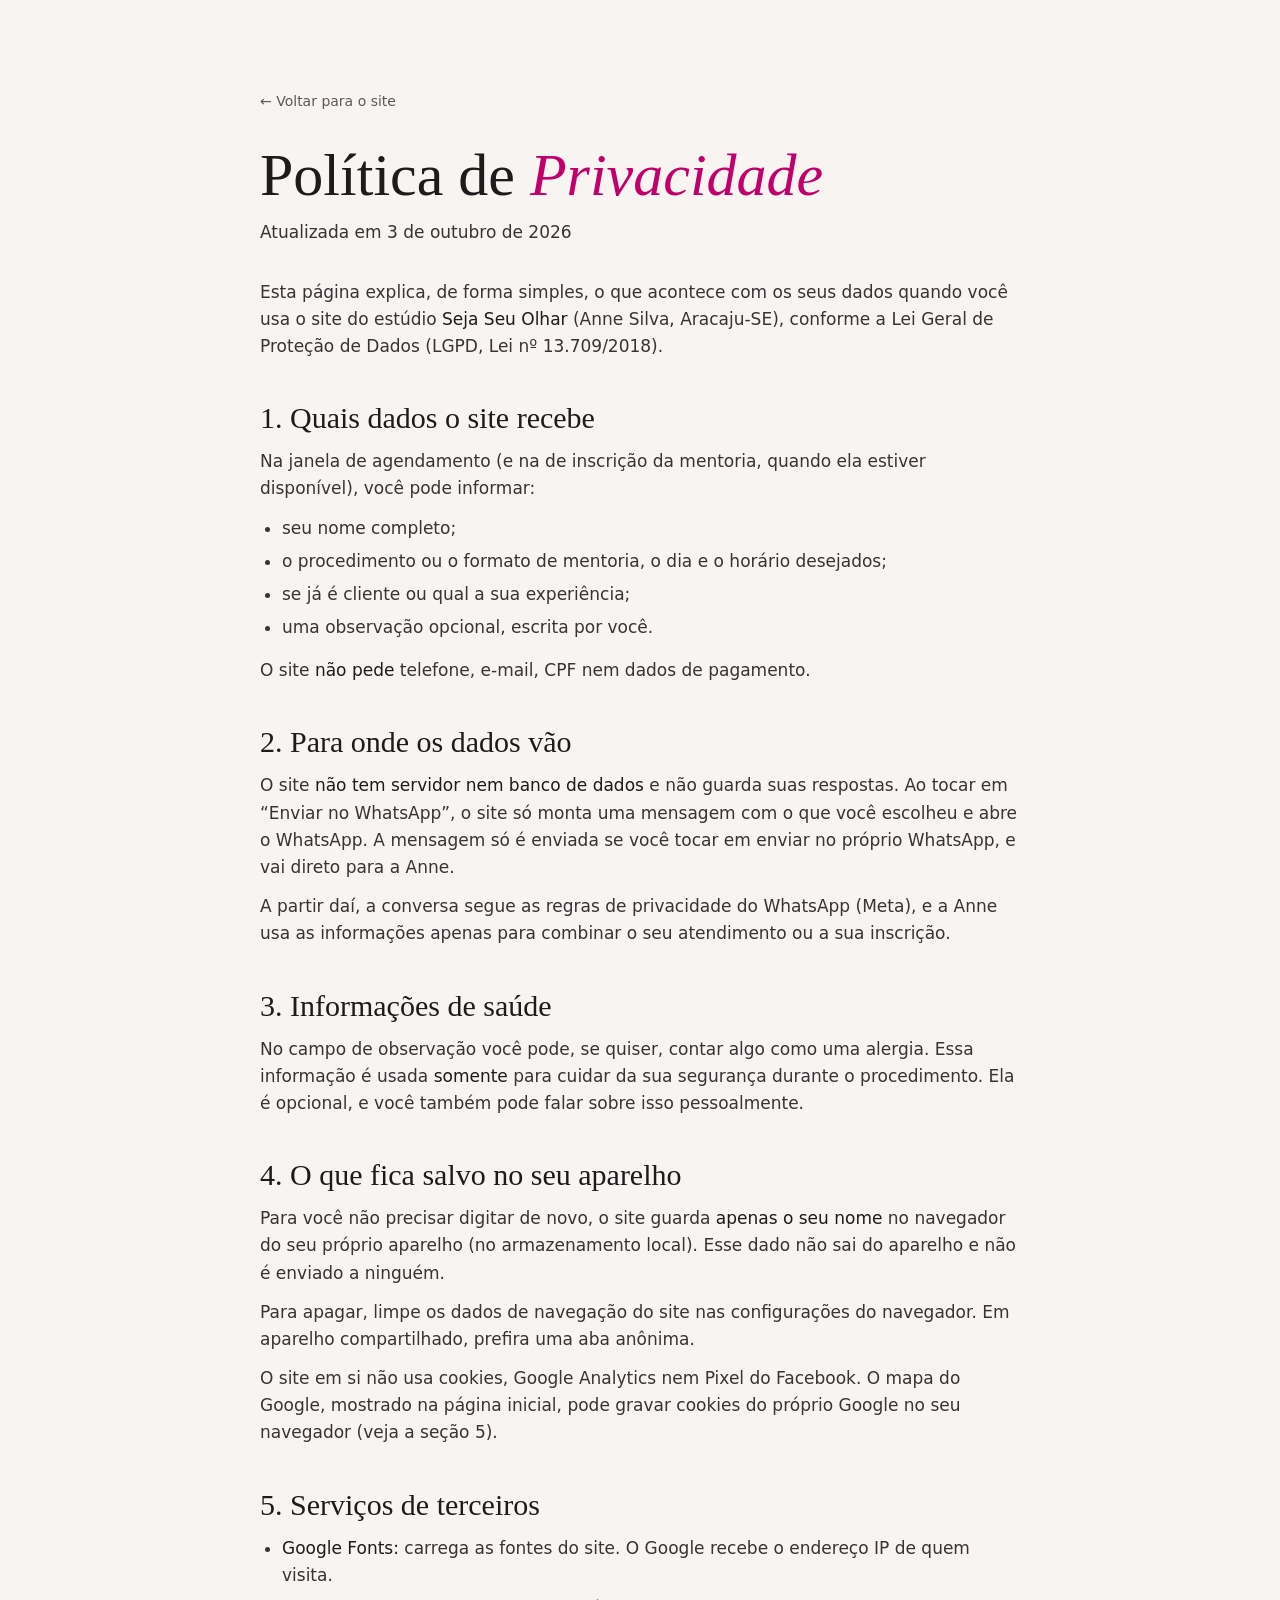
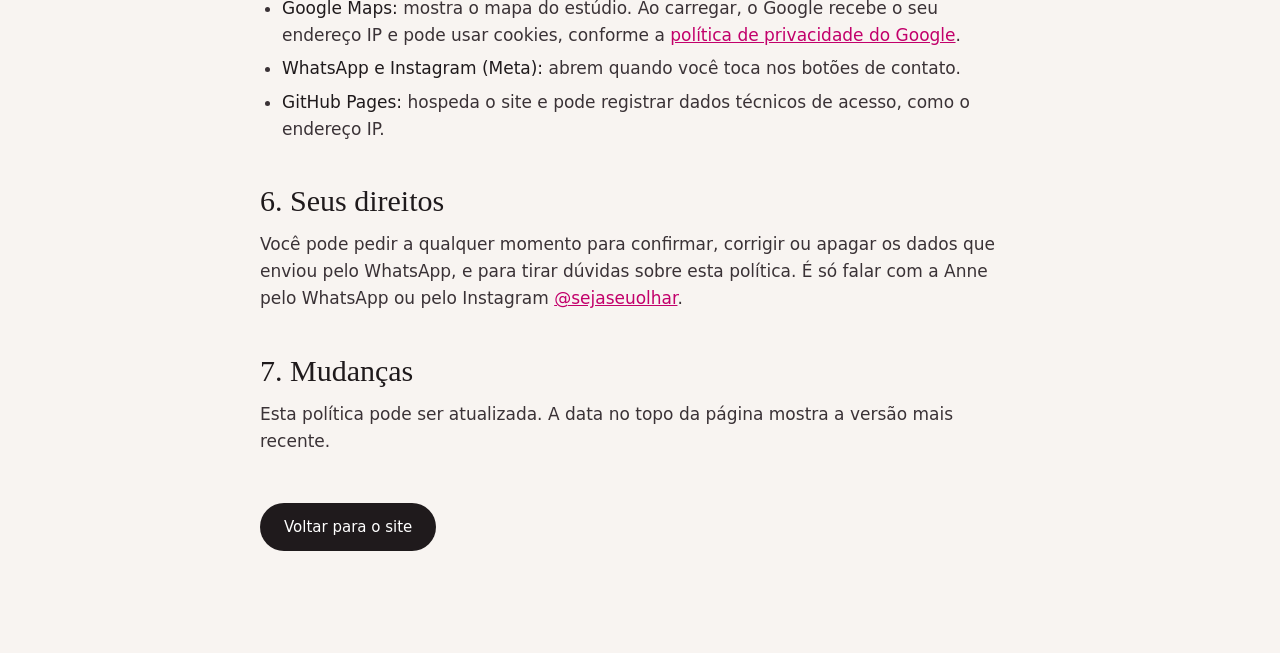
<file: privacidade.html>
<!doctype html>
<html lang="pt-BR">
<head>
  <meta charset="utf-8">
  <meta name="viewport" content="width=device-width, initial-scale=1">
  <!-- Segurança: só permite carregar arquivos do próprio site, do Google Fonts e do Google Maps.
       Se incluir um serviço novo (Analytics, Pixel, outro mapa...), libere o endereço dele aqui
       e nas outras páginas (index.html, mentoria.html e 404.html). -->
  <meta http-equiv="Content-Security-Policy" content="default-src 'self'; script-src 'self'; style-src 'self' https://fonts.googleapis.com; font-src https://fonts.gstatic.com; img-src 'self' data:; media-src 'self'; frame-src https://www.google.com https://maps.google.com; connect-src 'none'; object-src 'none'; base-uri 'self'; form-action 'none'; upgrade-insecure-requests">
  <meta name="referrer" content="strict-origin-when-cross-origin">
  <title>Política de Privacidade · Seja Seu Olhar</title>
  <meta name="description" content="Como o site Seja Seu Olhar trata os dados de quem agenda pelo WhatsApp.">
  <meta name="theme-color" content="#1F1A1C">
  <link rel="icon" type="image/svg+xml" href="img/favicon.svg">
  <link rel="preconnect" href="https://fonts.googleapis.com">
  <link rel="preconnect" href="https://fonts.gstatic.com" crossorigin>
  <link href="https://fonts.googleapis.com/css2?family=Cormorant+Garamond:ital,wght@0,400;0,500;1,400;1,500&family=Jost:wght@300;400;500;600&display=swap" rel="stylesheet">
  <link rel="stylesheet" href="css/style.css?v=20">
</head>
<body>

<main class="legal">
  <div class="container legal-inner">
    <a href="index.html" class="legal-back">← Voltar para o site</a>

    <h1 class="legal-title">Política de <em>Privacidade</em></h1>
    <p class="legal-date">Atualizada em 3 de outubro de 2026</p>

    <p>Esta página explica, de forma simples, o que acontece com os seus dados quando você usa o site do estúdio <strong>Seja Seu Olhar</strong> (Anne Silva, Aracaju-SE), conforme a Lei Geral de Proteção de Dados (LGPD, Lei nº 13.709/2018).</p>

    <h2>1. Quais dados o site recebe</h2>
    <p>Na janela de agendamento (e na de inscrição da mentoria, quando ela estiver disponível), você pode informar:</p>
    <ul>
      <li>seu nome completo;</li>
      <li>o procedimento ou o formato de mentoria, o dia e o horário desejados;</li>
      <li>se já é cliente ou qual a sua experiência;</li>
      <li>uma observação opcional, escrita por você.</li>
    </ul>
    <p>O site <strong>não pede</strong> telefone, e-mail, CPF nem dados de pagamento.</p>

    <h2>2. Para onde os dados vão</h2>
    <p>O site <strong>não tem servidor nem banco de dados</strong> e não guarda suas respostas. Ao tocar em “Enviar no WhatsApp”, o site só monta uma mensagem com o que você escolheu e abre o WhatsApp. A mensagem só é enviada se você tocar em enviar no próprio WhatsApp, e vai direto para a Anne.</p>
    <p>A partir daí, a conversa segue as regras de privacidade do WhatsApp (Meta), e a Anne usa as informações apenas para combinar o seu atendimento ou a sua inscrição.</p>

    <h2>3. Informações de saúde</h2>
    <p>No campo de observação você pode, se quiser, contar algo como uma alergia. Essa informação é usada <strong>somente</strong> para cuidar da sua segurança durante o procedimento. Ela é opcional, e você também pode falar sobre isso pessoalmente.</p>

    <h2>4. O que fica salvo no seu aparelho</h2>
    <p>Para você não precisar digitar de novo, o site guarda <strong>apenas o seu nome</strong> no navegador do seu próprio aparelho (no armazenamento local). Esse dado não sai do aparelho e não é enviado a ninguém.</p>
    <p>Para apagar, limpe os dados de navegação do site nas configurações do navegador. Em aparelho compartilhado, prefira uma aba anônima.</p>
    <p>O site em si não usa cookies, Google Analytics nem Pixel do Facebook. O mapa do Google, mostrado na página inicial, pode gravar cookies do próprio Google no seu navegador (veja a seção 5).</p>

    <h2>5. Serviços de terceiros</h2>
    <ul>
      <li><strong>Google Fonts:</strong> carrega as fontes do site. O Google recebe o endereço IP de quem visita.</li>
      <li><strong>Google Maps:</strong> mostra o mapa do estúdio. Ao carregar, o Google recebe o seu endereço IP e pode usar cookies, conforme a <a href="https://policies.google.com/privacy?hl=pt-BR" target="_blank" rel="noopener">política de privacidade do Google</a>.</li>
      <li><strong>WhatsApp e Instagram (Meta):</strong> abrem quando você toca nos botões de contato.</li>
      <li><strong>GitHub Pages:</strong> hospeda o site e pode registrar dados técnicos de acesso, como o endereço IP.</li>
    </ul>

    <h2>6. Seus direitos</h2>
    <p>Você pode pedir a qualquer momento para confirmar, corrigir ou apagar os dados que enviou pelo WhatsApp, e para tirar dúvidas sobre esta política. É só falar com a Anne pelo WhatsApp ou pelo Instagram <a href="https://www.instagram.com/sejaseuolhar/" target="_blank" rel="noopener">@sejaseuolhar</a>.</p>

    <h2>7. Mudanças</h2>
    <p>Esta política pode ser atualizada. A data no topo da página mostra a versão mais recente.</p>

    <a href="index.html" class="btn btn-dark legal-cta">Voltar para o site</a>
  </div>
</main>

</body>
</html>
</file>
<file: css/style.css>
/* =========================================================
   Seja Seu Olhar · Landing page
   Cores e fontes da marca ficam nas variáveis abaixo.
   ========================================================= */
:root {
  --rosa: #C2006B;          /* cor principal (botões, destaques) */
  --rosa-escuro: #9A0055;
  --rosa-claro: #F7A8D2;    /* destaques sobre fundo escuro */
  --rosa-suave: #D98AB5;
  --nude: #EDE3E2;         /* rosado bem claro (fundos de apoio) */
  --nude-escuro: #B9A7A8;  /* números e detalhes discretos */

  --preto: #1F1A1C;
  --preto-2: #2E272A;
  --preto-3: #3D3538;
  --preto-linha: #4A4245;

  --fundo: #F8F4F1;        /* off-white quente */
  --fundo-2: #F0E9E5;      /* rosé bem claro (seções de apoio) */
  --foto-bg: #DCE0DF;       /* mesma cor da parede da foto principal */
  --foto-ph: #ECE3DF;      /* fundo das fotos que ainda faltam */
  --cinza: #E3D9D5;
  --linha: #E4DAD6;

  --texto: #1F1A1C;
  --texto-2: #3A3236;
  --texto-3: #5E575A;
  --texto-claro: #D9D3D6;

  --serif: 'Cormorant Garamond', Georgia, 'Times New Roman', serif;
  --sans: 'Jost', system-ui, -apple-system, 'Segoe UI', sans-serif;

  --container: 1248px;
  --gutter: clamp(20px, 5vw, 96px);
  --radius: 20px;
  --header-h: 108px;
}

/* ---------- Base ---------- */
*, *::before, *::after { box-sizing: border-box; }
html { scroll-behavior: smooth; scroll-padding-top: 96px; -webkit-text-size-adjust: 100%; }
body { margin: 0; background: var(--fundo); color: var(--texto); font-family: var(--sans); font-size: 16px; line-height: 1.6; -webkit-font-smoothing: antialiased; }
img { display: block; max-width: 100%; }
a { color: var(--rosa); }
a:hover { color: var(--rosa-escuro); }
h1, h2, h3, p { margin: 0; }
em { font-style: italic; }
:focus-visible { outline: 2px solid var(--rosa); outline-offset: 3px; border-radius: 6px; }

.container { width: 100%; max-width: calc(var(--container) + var(--gutter) * 2); margin: 0 auto; padding-left: var(--gutter); padding-right: var(--gutter); }
.ico { width: 20px; height: 20px; flex-shrink: 0; fill: none; stroke: currentColor; stroke-width: 1.6; stroke-linecap: round; stroke-linejoin: round; }
.ico-lg { width: 28px; height: 28px; stroke-width: 1.5; }

.skip-link { position: absolute; left: 16px; top: -60px; z-index: 100; padding: 10px 16px; background: var(--preto); color: #fff; border-radius: 8px; }
.skip-link:focus { top: 16px; color: #fff; }

/* Elementos ocultos (atributo hidden) e ícones reutilizáveis */
[hidden] { display: none !important; }
.svg-sprite { position: absolute; }

/* ---------- Botões ---------- */
.btn { display: inline-flex; align-items: center; justify-content: center; gap: 10px; min-height: 48px; padding: 0 24px; border-radius: 999px; font-family: var(--sans); font-size: 15px; font-weight: 500; text-decoration: none; border: 0; cursor: pointer; transition: transform .2s ease, background-color .2s ease, color .2s ease, box-shadow .2s ease; }
.btn:hover { transform: translateY(-2px); }
.btn-lg { min-height: 58px; padding: 0 34px; font-size: 16px; }
.btn-xl { min-height: 64px; padding: 0 40px; font-size: 18px; }
.btn-primary { background: var(--rosa); color: #fff; box-shadow: 0 10px 28px rgba(194, 0, 107, .28); }
.btn-primary:hover { background: var(--rosa-escuro); color: #fff; }
.btn-dark { background: var(--preto); color: #fff; }
.btn-dark:hover { background: #000; color: #fff; }
.btn-white { background: #fff; color: var(--preto); }
.btn-white:hover { background: var(--fundo); color: var(--preto); }

.link-underline { color: var(--texto); font-size: 16px; text-decoration: underline; text-underline-offset: 5px; text-decoration-thickness: 1px; }
.link-underline:hover { color: var(--rosa); }

/* ---------- Tipografia ---------- */
.eyebrow { display: inline-block; font-size: 13px; letter-spacing: 4px; text-transform: uppercase; font-weight: 500; color: var(--texto-3); }
.eyebrow-light { color: #B5ADB1; }
.h2 { font-family: var(--serif); font-weight: 400; font-size: clamp(38px, 5vw, 60px); line-height: 1.05; }
.h2 em { color: var(--rosa); }
.lead { font-size: clamp(16px, 1.4vw, 19px); line-height: 1.65; font-weight: 300; color: var(--texto-2); }

/* ---------- Header ---------- */
.site-header { position: fixed; top: 0; right: 0; left: 0; z-index: 50; transition: background-color .3s ease, box-shadow .3s ease, padding .3s ease; padding-top: 16px; padding-bottom: 16px; }
.site-header.is-scrolled { box-shadow: 0 1px 0 var(--linha); padding-top: 8px; padding-bottom: 8px; }
/* O fundo desfocado fica numa camada separada: se o desfoque ficasse no próprio menu,
   o menu de tela cheia do celular "encolheria" para dentro da barra ao abrir/fechar */
.site-header::before { content: ""; position: absolute; top: 0; right: 0; bottom: 0; left: 0; z-index: -1; background: rgba(248, 244, 241, .94); backdrop-filter: blur(10px); -webkit-backdrop-filter: blur(10px); opacity: 0; transition: opacity .3s ease; pointer-events: none; }
.site-header.is-scrolled::before { opacity: 1; }
.header-inner { display: flex; align-items: center; justify-content: space-between; gap: 24px; }
.brand { text-decoration: none; }
.logo { --s: 1; display: flex; flex-direction: column; gap: 6px; color: var(--preto); transition: color .3s ease; }
.brand:hover .logo { color: var(--rosa); }
.logo-name { font-family: var(--serif); font-weight: 500; font-size: calc(24px * var(--s)); line-height: 1; letter-spacing: .2em; text-transform: uppercase; white-space: nowrap; transition: font-size .3s ease; }
.logo-by { font-family: var(--sans); font-size: 10.5px; letter-spacing: .32em; text-transform: uppercase; line-height: 1; color: var(--texto-3); white-space: nowrap; }
.is-scrolled .logo { --s: .88; }
.nav { display: flex; align-items: center; gap: 36px; }
.nav a:not(.btn) { color: var(--texto); text-decoration: none; font-size: 15px; position: relative; }
.nav a:not(.btn)::after { content: ""; position: absolute; left: 0; right: 0; bottom: -4px; height: 1px; background: var(--preto); transform: scaleX(0); transform-origin: left; transition: transform .25s ease; }
.nav a:not(.btn):hover::after, .nav a.is-active::after { transform: scaleX(1); }
.nav-cta { display: none; }
.menu-toggle { display: none; width: 48px; height: 48px; border-radius: 50%; border: 0; background: #fff; color: var(--preto); align-items: center; justify-content: center; cursor: pointer; position: relative; z-index: 60; }

/* ---------- Topo (tela cheia) ---------- */
.hero { position: relative; min-height: max(760px, 100vh); min-height: max(760px, 100svh); background: var(--foto-bg); overflow: hidden; display: flex; flex-direction: column; justify-content: center; }
.hero-media { position: absolute; top: 0; right: max(40px, calc((100vw - 1440px) / 2 + 40px)); width: min(50vw, 720px); height: 100%; overflow: hidden;
  -webkit-mask-image: linear-gradient(to right, transparent 0%, #000 22%, #000 86%, transparent 100%); mask-image: linear-gradient(to right, transparent 0%, #000 22%, #000 86%, transparent 100%); }
.hero-photo { width: 100%; height: 100%; object-fit: cover; object-position: center top; transform-origin: 60% 30%; }
.hero-scrim { display: none; }
.hero-content { position: relative; padding-top: var(--header-h); padding-bottom: 72px; display: flex; flex-direction: column; gap: 28px; }
.hero-content > * { max-width: 700px; }
.hero-title { font-family: var(--serif); font-weight: 400; font-size: clamp(52px, 6vw, 92px); line-height: .95; letter-spacing: -1.5px; }
.hero-title em { color: var(--rosa); }
.hero-text { font-size: 20px; line-height: 1.6; font-weight: 300; color: var(--texto-2); max-width: 500px; }
.hero-actions { display: flex; align-items: center; flex-wrap: wrap; gap: 28px; padding-top: 8px; }
.hero-footer { position: absolute; left: 0; right: 0; bottom: 36px; display: flex; justify-content: space-between; align-items: center; }
.hero-insta { display: inline-flex; align-items: center; gap: 10px; color: var(--texto); font-size: 14px; text-decoration: none; }
.hero-insta span { color: var(--texto-2); }
.scroll-hint { display: inline-flex; align-items: center; gap: 10px; font-size: 13px; letter-spacing: 3px; text-transform: uppercase; color: var(--texto-2); text-decoration: none; }
.scroll-hint .ico { animation: bob 1.8s ease-in-out infinite; }
@keyframes bob { 50% { transform: translateY(5px); } }

/* ---------- Selos ---------- */
.trust { background: var(--fundo-2); padding-top: 36px; padding-bottom: 36px; }
.trust-grid { display: grid; grid-template-columns: repeat(4, minmax(0, 1fr)); gap: 32px; }
.trust-item { display: flex; align-items: center; gap: 14px; font-size: 15px; line-height: 1.4; }
.trust-item .ico { color: var(--texto-2); }

/* ---------- Seções ---------- */
.section { padding-top: clamp(72px, 9vw, 128px); padding-bottom: clamp(72px, 9vw, 128px); }
.section-tight-top { padding-top: 0; }
.section-soft { background: var(--fundo-2); }
.section-dark { background: var(--preto); color: var(--fundo); }
.section-dark .section-head p { color: var(--texto-claro); }
.section-head { display: flex; flex-direction: column; gap: 18px; margin-bottom: 56px; }
.section-head.center { align-items: center; text-align: center; max-width: 820px; margin-left: auto; margin-right: auto; }
.section-head.split { flex-direction: row; justify-content: space-between; align-items: flex-end; gap: 48px; }
.section-head.split > div { display: flex; flex-direction: column; gap: 18px; max-width: 640px; }
.section-head.split > p { max-width: 420px; font-size: 17px; font-weight: 300; }
.center-row { display: flex; justify-content: center; margin-top: 48px; }

/* Cards 3 colunas */
.cards-3 { display: grid; grid-template-columns: repeat(3, minmax(0, 1fr)); gap: 32px; }
.card { display: flex; flex-direction: column; gap: 14px; padding: 36px; border-radius: var(--radius); background: #fff; transition: transform .3s ease, box-shadow .3s ease; }
.card:hover { transform: translateY(-4px); box-shadow: 0 18px 40px rgba(31, 26, 28, .08); }
.card-num { font-family: var(--serif); font-size: 44px; line-height: 1; color: var(--nude-escuro); }
.card h3 { font-size: 21px; font-weight: 500; }
.card p { font-size: 16px; line-height: 1.65; color: var(--texto-2); font-weight: 300; }

/* ---------- Faixa rosa ---------- */
.band { background: var(--preto); color: var(--fundo); text-align: center; padding-top: clamp(64px, 8vw, 112px); padding-bottom: clamp(64px, 8vw, 112px); }
.band .container { display: flex; flex-direction: column; align-items: center; gap: 20px; }
.band-eyebrow { font-size: 13px; letter-spacing: 4px; text-transform: uppercase; font-weight: 500; }
.band-title { font-family: var(--serif); font-weight: 400; font-size: clamp(54px, 9vw, 128px); line-height: .92; letter-spacing: 2px; text-transform: uppercase; }
.band-sub { font-family: var(--serif); font-style: italic; font-size: clamp(24px, 2.4vw, 32px); color: var(--rosa-claro); }

/* ---------- Placeholders de foto (apague quando colocar a imagem) ---------- */
.placeholder { background: var(--foto-ph); color: var(--texto-3); display: flex; flex-direction: column; align-items: center; justify-content: center; gap: 10px; text-align: center; padding: 0 28px; font-size: 14px; line-height: 1.5; }
.placeholder strong { font-size: 12px; font-weight: 500; letter-spacing: 2px; text-transform: uppercase; }
.placeholder-dark { background: var(--cinza); color: var(--texto-2); }
.section-dark .placeholder-dark { background: var(--preto-3); color: #B5ADB1; }

/* ---------- UP EYES ---------- */
.upeyes { display: grid; grid-template-columns: repeat(2, minmax(0, 1fr)); gap: clamp(48px, 7vw, 96px); align-items: center; }
.collage { position: relative; width: 100%; max-width: 576px; aspect-ratio: 576 / 700; }
.collage-back, .collage-main { position: absolute; width: 76.4%; height: 82.9%; border-radius: var(--radius); }
.collage-back { top: 0; right: 0; background: var(--nude); }
.collage-main { top: 3.4%; right: 4.2%; object-fit: cover; box-shadow: 0 24px 48px rgba(31, 26, 28, .12); }
.collage-small { position: absolute; left: 0; bottom: 0; width: 45%; height: 43%; border-radius: var(--radius); border: 8px solid var(--fundo); object-fit: cover; }
.collage-small.img-reveal { --delay: .25s; }
.collage-badge { position: absolute; left: 33%; top: 49.7%; width: clamp(84px, 9vw, 120px); aspect-ratio: 1; border-radius: 50%; background: var(--preto); color: #fff; display: flex; flex-direction: column; align-items: center; justify-content: center; gap: 2px; animation: float 5s ease-in-out infinite; }
.collage-badge .ico { width: 28%; height: 28%; stroke-width: 1.8; }
.collage-badge span { font-family: var(--serif); font-size: clamp(14px, 1.4vw, 20px); letter-spacing: 1px; }
@keyframes float { 50% { transform: translateY(-8px); } }
.upeyes-text { display: flex; flex-direction: column; gap: 22px; }
.upeyes-title { display: flex; align-items: center; gap: 12px; }
.upeyes-title h2 { font-family: var(--serif); font-weight: 400; font-size: clamp(64px, 8.4vw, 120px); line-height: .9; letter-spacing: -1px; }
.upeyes-title .ico { width: clamp(48px, 5.8vw, 84px); height: clamp(48px, 5.8vw, 84px); color: var(--texto-2); stroke-width: 1.4; }
.points { list-style: none; margin: 0; padding: 8px 0 0; }
.points li { display: flex; gap: 24px; padding: 22px 0; border-top: 1px solid var(--linha); }
.points-num { font-family: var(--serif); font-size: 40px; line-height: 1; color: var(--nude-escuro); flex-shrink: 0; }
.points strong { display: block; font-size: 20px; font-weight: 500; margin-bottom: 6px; }
.points p { font-size: 16px; line-height: 1.6; color: var(--texto-2); font-weight: 300; }
.upeyes-text .btn { align-self: flex-start; }

/* ---------- Serviços ---------- */
.services { display: grid; grid-template-columns: repeat(4, minmax(0, 1fr)); gap: 24px; }
.service { position: relative; display: flex; flex-direction: column; border-radius: var(--radius); background: var(--preto-2); overflow: hidden; transition: transform .3s ease; }
.service:hover { transform: translateY(-6px); }
.service-img { height: 220px; width: 100%; object-fit: cover; font-size: 13px; letter-spacing: 2px; text-transform: uppercase; }
.service-body { display: flex; flex-direction: column; gap: 12px; padding: 28px; flex-grow: 1; }
.service h3 { font-family: var(--serif); font-weight: 500; font-size: 30px; line-height: 1.1; }
.service p { font-size: 15px; line-height: 1.6; color: var(--texto-claro); font-weight: 300; flex-grow: 1; }
.service-meta { display: flex; justify-content: space-between; gap: 12px; padding-top: 16px; border-top: 1px solid var(--preto-linha); font-size: 14px; color: var(--texto-claro); }
.service-meta strong { color: var(--fundo); font-weight: 500; }
.service-featured { background: var(--fundo); color: var(--texto); }
.service-featured p, .service-featured .service-meta { color: var(--texto-2); }
.service-featured .service-meta { border-top-color: var(--linha); }
.service-featured .service-meta strong { color: var(--texto); }
.tag { position: absolute; top: 16px; left: 16px; z-index: 1; padding: 6px 14px; border-radius: 999px; background: var(--rosa); color: #fff; font-size: 12px; letter-spacing: 1px; text-transform: uppercase; }

/* ---------- Antes e depois ---------- */
.ba-grid { display: grid; grid-template-columns: repeat(3, minmax(0, 1fr)); gap: 24px; }
.ba { --pos: 50%; position: relative; aspect-ratio: 400 / 460; border-radius: var(--radius); overflow: hidden; background: var(--cinza); user-select: none; -webkit-user-select: none; }
.ba-after, .ba-before { position: absolute; top: 0; right: 0; bottom: 0; left: 0; }
.ba-before { clip-path: inset(0 calc(100% - var(--pos)) 0 0); }
.ba-img, .ba-placeholder { width: 100%; height: 100%; object-fit: cover; }
.ba-ph-after { background: var(--cinza); }
.ba-ph-before { background: var(--fundo-2); }
.ba-label { position: absolute; bottom: 16px; z-index: 3; padding: 6px 12px; border-radius: 999px; font-size: 12px; letter-spacing: 1px; text-transform: uppercase; pointer-events: none; }
.ba-label-before { left: 16px; background: #fff; color: var(--preto); }
.ba-label-after { right: 16px; background: var(--preto); color: #fff; }
.ba-line { position: absolute; top: 0; bottom: 0; left: var(--pos); width: 2px; margin-left: -1px; background: #fff; z-index: 2; pointer-events: none; }
.ba-handle { position: absolute; top: 50%; left: 50%; width: 48px; height: 48px; margin: -24px 0 0 -24px; border-radius: 50%; background: #fff; box-shadow: 0 8px 24px rgba(31, 26, 28, .18); display: flex; align-items: center; justify-content: center; color: var(--preto); transition: transform .2s ease; }
.ba:hover .ba-handle, .ba.is-dragging .ba-handle { transform: scale(1.1); }
.ba-range { position: absolute; top: 0; right: 0; bottom: 0; left: 0; width: 100%; height: 100%; margin: 0; opacity: 0; cursor: ew-resize; z-index: 4; -webkit-appearance: none; appearance: none; }
.ba-range:focus-visible + .ba-line, .ba:focus-within .ba-handle { outline: 2px solid var(--rosa); outline-offset: 2px; }
.ba-hint { display: flex; align-items: center; justify-content: center; gap: 10px; margin-top: 24px; font-size: 15px; color: var(--texto-3); }

/* ---------- Como funciona ---------- */
.steps { list-style: none; margin: 0; padding: 0; display: grid; grid-template-columns: repeat(3, minmax(0, 1fr)); gap: 48px; }
.steps li { display: flex; flex-direction: column; gap: 16px; }
.step-num { width: 64px; height: 64px; border-radius: 50%; border: 1px solid var(--nude-escuro); display: flex; align-items: center; justify-content: center; font-family: var(--serif); font-size: 28px; color: var(--texto); }
.steps h3 { font-size: 22px; font-weight: 500; }
.steps p { font-size: 16px; line-height: 1.65; color: var(--texto-2); font-weight: 300; }

/* ---------- Depoimentos ---------- */
.quote { margin: 0; display: flex; flex-direction: column; gap: 24px; padding: 40px; border-radius: var(--radius); background: #fff; }
.quote-mark { font-family: var(--serif); font-size: 72px; line-height: .5; color: var(--nude-escuro); }
.quote blockquote { margin: 0; font-family: var(--serif); font-size: 24px; line-height: 1.4; font-style: italic; }
.quote figcaption { display: flex; align-items: center; gap: 14px; margin-top: auto; }
.quote figcaption strong { display: block; font-size: 16px; font-weight: 500; }
.quote figcaption small { font-size: 14px; color: var(--texto-3); }
.avatar { width: 48px; height: 48px; border-radius: 50%; background: var(--cinza); flex-shrink: 0; }

/* ---------- Sobre ---------- */
.about { display: grid; grid-template-columns: repeat(2, minmax(0, 1fr)); gap: clamp(48px, 7vw, 96px); align-items: center; }
.about-media { border-radius: 24px; overflow: hidden; box-shadow: 0 24px 48px rgba(31, 26, 28, .12); }
.about-img { height: 640px; width: 100%; object-fit: cover; object-position: 50% 30%; }
.about-text { display: flex; flex-direction: column; gap: 24px; }
.checks { list-style: none; margin: 0; padding: 8px 0 0; display: flex; flex-direction: column; gap: 14px; }
.checks li { display: flex; align-items: center; gap: 12px; }
.checks .ico { color: var(--texto-2); stroke-width: 1.8; }

/* ---------- Dúvidas ---------- */
.faq-wrap { display: grid; grid-template-columns: repeat(12, minmax(0, 1fr)); column-gap: 24px; }
.faq-head { grid-column: span 4; display: flex; flex-direction: column; gap: 18px; }
.faq-head p { color: var(--texto-2); font-weight: 300; }
.faq { grid-column: 6 / span 7; }
.faq details { border-bottom: 1px solid var(--linha); }
.faq details:last-child { border-bottom: 0; }
.faq summary { list-style: none; cursor: pointer; display: flex; justify-content: space-between; align-items: center; gap: 24px; padding: 28px 0; font-size: 21px; font-weight: 500; }
.faq summary::-webkit-details-marker { display: none; }
.faq summary:hover { color: var(--rosa); }
.faq-icon { position: relative; width: 20px; height: 20px; flex-shrink: 0; }
.faq-icon::before, .faq-icon::after { content: ""; position: absolute; left: 0; right: 0; top: 50%; height: 1.5px; background: var(--texto-2); transition: transform .3s ease; }
.faq-icon::after { transform: rotate(90deg); }
.faq details[open] .faq-icon::after { transform: rotate(0deg); }
.faq-body { overflow: hidden; }
.faq-body p { padding-bottom: 28px; max-width: 620px; font-size: 16px; line-height: 1.7; color: var(--texto-2); font-weight: 300; }

/* ---------- Chamada final ---------- */
.final-cta { background: var(--preto); color: var(--fundo); text-align: center; padding-top: clamp(80px, 9vw, 128px); padding-bottom: clamp(72px, 8vw, 112px); }
.final-cta .container { display: flex; flex-direction: column; align-items: center; gap: 32px; }
.final-cta h2 { max-width: 900px; font-family: var(--serif); font-weight: 400; font-size: clamp(44px, 6vw, 76px); line-height: 1.02; }
.final-cta h2 em { color: var(--rosa-claro); }
.final-cta p { max-width: 560px; font-size: 18px; font-weight: 300; color: var(--texto-claro); }

/* ---------- Rodapé ---------- */
.site-footer { background: #171214; color: var(--texto-claro); font-size: 15px; line-height: 1.7; padding-top: 56px; padding-bottom: 32px; }
.footer-grid { display: grid; grid-template-columns: repeat(4, minmax(0, 1fr)); gap: 32px; }
.footer-grid > div { display: flex; flex-direction: column; }
.footer-grid strong { color: var(--fundo); font-weight: 500; }
.footer-grid a { color: var(--fundo); text-underline-offset: 3px; }
.footer-grid a:hover { color: #fff; }
.footer-name { font-family: var(--serif); font-size: 26px; color: var(--fundo); }
.footer-tag { font-size: 11px; letter-spacing: 3px; text-transform: uppercase; }
.footer-bottom { display: flex; justify-content: space-between; gap: 16px; flex-wrap: wrap; margin-top: 48px; padding-top: 24px; border-top: 1px solid #2E272A; font-size: 13px; }
.footer-bottom a { display: inline-flex; align-items: center; gap: 6px; color: var(--texto-claro); text-decoration: none; }
.footer-bottom a:hover { color: #fff; }
.footer-bottom .ico { width: 14px; height: 14px; }
.credit strong { font-weight: 500; color: var(--fundo); transition: color .2s ease; }
.credit:hover strong { color: #fff; }

/* ---------- Botão flutuante ---------- */
.floating-cta { position: fixed; right: 24px; bottom: 24px; z-index: 40; display: inline-flex; align-items: center; justify-content: center; width: 60px; height: 60px; border-radius: 50%; background: var(--rosa); color: #fff; text-decoration: none; box-shadow: 0 14px 34px rgba(194, 0, 107, .35); opacity: 0; transform: translateY(20px); pointer-events: none; transition: opacity .3s ease, transform .3s ease, background-color .2s ease; }
.floating-cta .ico { width: 28px; height: 28px; stroke-width: 1.7; }
.floating-cta.is-visible { opacity: 1; transform: none; pointer-events: auto; }
.floating-cta:hover { background: var(--rosa-escuro); color: #fff; }

/* ---------- Animação ao rolar ---------- */
.reveal { opacity: 0; transform: translateY(24px); transition: opacity .8s ease, transform .8s ease; }
.reveal.is-in { opacity: 1; transform: none; }
.no-js .reveal { opacity: 1; transform: none; }

/* =========================================================
   Animações premium (abertura, topo, fotos, faixa, Instagram)
   ========================================================= */
:root { --ease-out: cubic-bezier(.16, 1, .3, 1); --ease-io: cubic-bezier(.77, 0, .18, 1); }

/* Abertura: cortina rosa com o nome, sobe e revela o site */
.intro { position: fixed; top: 0; right: 0; bottom: 0; left: 0; z-index: 200; background: var(--fundo); color: var(--rosa); display: flex; flex-direction: column; align-items: center; justify-content: center; font-family: var(--serif); font-size: clamp(40px, 7vw, 96px); line-height: .95; letter-spacing: 6px; text-transform: uppercase; transition: opacity .7s ease, visibility .7s; }
.intro-word { display: block; overflow: hidden; }
.intro-word > span { display: block; transform: translateY(105%); animation: rise .9s var(--ease-out) forwards; }
.intro-word:nth-child(2) > span { animation-delay: .12s; }
.intro-word:nth-child(3) > span { animation-delay: .24s; }
.intro.is-done { opacity: 0; visibility: hidden; }
.no-js .intro { display: none; }
@keyframes rise { to { transform: none; } }

/* Barra de progresso */
.progress { position: fixed; top: 0; left: 0; right: 0; height: 3px; z-index: 70; background: var(--preto); height: 2px; transform-origin: left; transform: scaleX(var(--p, 0)); }

/* Topo: foto parada + textos subindo linha a linha */
.hero-title .line { display: block; overflow: hidden; padding-bottom: .06em; }
.hero-title .line > * { display: inline-block; transform: translateY(110%); transition: transform 1.1s var(--ease-out) calc(.25s + var(--d) * .1s); }
.hero-anim { opacity: 0; transform: translateY(20px); transition: opacity 1s ease calc(.3s + var(--d) * .1s), transform 1s var(--ease-out) calc(.3s + var(--d) * .1s); }
/* Ordem de entrada das partes do topo (antes ficava em style="--d:N" no HTML) */
.d0 { --d: 0; } .d1 { --d: 1; } .d2 { --d: 2; } .d3 { --d: 3; } .d4 { --d: 4; } .d5 { --d: 5; } .d6 { --d: 6; }
.is-loaded .hero-title .line > *, .is-loaded .hero-anim { opacity: 1; transform: none; }
.no-js .hero-title .line > *, .no-js .hero-anim, .no-js .hero-photo { opacity: 1; transform: none; }
.hero-footer.hero-anim { position: absolute; }
.count { font-weight: inherit; }

/* Selo giratório no topo */
.spin-badge { position: absolute; z-index: 2; right: calc(max(40px, (100vw - 1440px) / 2 + 40px) + min(50vw, 720px) - 70px); bottom: 18%; width: 140px; height: 140px; border-radius: 50%; background: rgba(255,255,255,.72); backdrop-filter: blur(8px); -webkit-backdrop-filter: blur(8px); color: var(--preto); display: flex; align-items: center; justify-content: center; text-decoration: none; box-shadow: 0 18px 40px rgba(31,26,28,.12); transition: transform .4s var(--ease-out), background-color .3s; }
.spin-badge:hover { transform: scale(1.08); background: #fff; }
.spin-badge > svg { position: absolute; top: 0; right: 0; bottom: 0; left: 0; width: 100%; height: 100%; animation: spin 16s linear infinite; }
.spin-badge text { font-family: var(--sans); font-size: 10.5px; letter-spacing: 3.2px; text-transform: uppercase; fill: currentColor; }
.spin-badge-center { width: 46px; height: 46px; border-radius: 50%; background: var(--preto); color: #fff; display: flex; align-items: center; justify-content: center; }
@keyframes spin { to { transform: rotate(360deg); } }

.btn-shine { position: relative; overflow: hidden; }

/* Faixa em movimento */
.marquee { overflow: hidden; background: var(--fundo); color: var(--texto-2); padding-top: 18px; padding-bottom: 18px; border-bottom: 1px solid var(--linha); }
.marquee-track { display: flex; align-items: center; gap: 40px; width: max-content; font-family: var(--serif); font-size: clamp(20px, 2.2vw, 28px); font-style: italic; white-space: nowrap; animation: marquee 55s linear infinite; }
.marquee-track i { font-style: normal; font-size: .45em; color: var(--nude-escuro); }
.marquee:hover .marquee-track { animation-play-state: paused; }
@keyframes marquee { to { transform: translateX(-50%); } }

/* Fotos: revelam com uma "cortina" e dão zoom suave */
.img-reveal { clip-path: inset(0 0 100% 0); transition: clip-path 1.3s var(--ease-io) var(--delay, 0s); }
.img-reveal.is-in { clip-path: inset(0); }
img.img-reveal, .img-reveal > img, .img-reveal > .placeholder { transform: scale(1.15); transition: transform 1.8s var(--ease-out) var(--delay, 0s), clip-path 1.3s var(--ease-io) var(--delay, 0s); }
img.img-reveal.is-in, .img-reveal.is-in > img, .img-reveal.is-in > .placeholder { transform: scale(1); }
.no-js .img-reveal { clip-path: none; }
.no-js .img-reveal, .no-js .img-reveal > * { transform: none; }

/* Parallax suave (o JS define --py) */
[data-parallax] { --py: 0px; }
.collage-back, .collage-small { translate: 0 var(--py); }

/* Serviços: foto dá zoom ao passar o mouse */
.service-media { overflow: hidden; clip-path: inset(0 0 100% 0); }
.service-media.is-in { clip-path: inset(0); }
.service-media .service-img { transition: transform .9s var(--ease-out) !important; }
.service:hover .service-media .service-img { transform: scale(1.08); }
.service { transition: transform .5s var(--ease-out), box-shadow .5s var(--ease-out); }
.service:hover { box-shadow: 0 30px 60px rgba(0,0,0,.35); }

/* Cartões: brilho rosa sutil que segue o mouse */
.card, .quote { position: relative; overflow: hidden; }
.card::before, .quote::before { content: ""; position: absolute; top: 0; right: 0; bottom: 0; left: 0; background: radial-gradient(420px circle at var(--mx, 50%) var(--my, 50%), rgba(185, 167, 168, .14), transparent 60%); opacity: 0; transition: opacity .4s; pointer-events: none; }
.card:hover::before, .quote:hover::before { opacity: 1; }

/* Instagram */
.insta-grid { display: grid; grid-template-columns: repeat(6, minmax(0, 1fr)); gap: 12px; }
.insta-item { position: relative; display: block; aspect-ratio: 1; overflow: hidden; border-radius: 14px; --radius: 14px; }
/* Fotos do Instagram aparecem uma depois da outra */
.insta-item:nth-child(2) { --delay: .08s; } .insta-item:nth-child(3) { --delay: .16s; } .insta-item:nth-child(4) { --delay: .24s; } .insta-item:nth-child(5) { --delay: .32s; } .insta-item:nth-child(6) { --delay: .40s; }
.insta-img { width: 100%; height: 100%; object-fit: cover; padding: 0; }
.insta-over { position: absolute; top: 0; right: 0; bottom: 0; left: 0; display: flex; align-items: center; justify-content: center; background: rgba(31, 26, 28, .45); color: #fff; opacity: 0; transition: opacity .35s ease; }
.insta-over .ico { transform: scale(.7); transition: transform .45s var(--ease-out); }
.insta-item:hover .insta-over, .insta-item:focus-visible .insta-over { opacity: 1; }
.insta-item:hover .insta-over .ico { transform: scale(1); }
.insta-item:hover .insta-img { transform: scale(1.08); transition: transform .9s var(--ease-out); }

/* Chamada final: luz rosa que se move ao fundo */
.final-cta { position: relative; overflow: hidden; isolation: isolate; }
.final-cta::before { content: ""; position: absolute; z-index: -1; width: 70vmax; height: 70vmax; left: 50%; top: 50%; margin: -35vmax 0 0 -35vmax; border-radius: 50%; background: radial-gradient(circle, rgba(194, 0, 107, .16), transparent 62%); animation: glow 22s ease-in-out infinite alternate; }
@keyframes glow { 0% { transform: translate(-22%, -10%) scale(.9); } 100% { transform: translate(22%, 12%) scale(1.1); } }

/* Topo: Instagram + nota do Google */
.hero-proof { display: flex; align-items: center; flex-wrap: wrap; gap: 12px 28px; }
.hero-rating { font-weight: 500; }
.hero-insta .stars { color: var(--preto); letter-spacing: 2px; font-size: 15px; }

/* Onde estamos */
.location { display: grid; grid-template-columns: repeat(2, minmax(0, 1fr)); gap: clamp(48px, 7vw, 96px); align-items: center; }
.location-text { display: flex; flex-direction: column; gap: 24px; }
.location-list { list-style: none; margin: 0; padding: 8px 0 0; display: flex; flex-direction: column; }
.location-list li { display: flex; gap: 16px; padding: 18px 0; border-top: 1px solid var(--linha); font-weight: 300; color: var(--texto-2); line-height: 1.6; }
.location-list .ico { color: var(--texto-2); margin-top: 3px; }
.location-list strong { display: block; color: var(--texto); font-weight: 500; }
.location-list a { color: var(--texto-2); text-decoration: none; }
.location-list a:hover { color: var(--rosa); }
.location-actions { display: flex; align-items: center; flex-wrap: wrap; gap: 28px; padding-top: 8px; }
.location-map { aspect-ratio: 4 / 3.4; border-radius: var(--radius); overflow: hidden; background: var(--fundo-2); box-shadow: 0 24px 48px rgba(31, 26, 28, .12); }
.location-map iframe { width: 100%; height: 100%; border: 0; display: block; filter: grayscale(.35) contrast(1.05); transition: filter .5s ease; }
.location-map:hover iframe { filter: none; }

/* Vídeos (Em movimento) */
.reels { display: grid; grid-template-columns: 5fr 7fr; gap: clamp(40px, 6vw, 96px); align-items: center; }
.reels-text { display: flex; flex-direction: column; align-items: flex-start; gap: 20px; }
.reels-text p { font-size: 17px; font-weight: 300; color: var(--texto-2); max-width: 420px; }
.reels-grid { display: grid; grid-template-columns: repeat(2, minmax(0, 1fr)); gap: 20px; max-width: 540px; justify-self: end; width: 100%; }
.reels-grid .reel:nth-child(2) { margin-top: 48px; }
.reel { position: relative; margin: 0; aspect-ratio: 9 / 16; border-radius: var(--radius); overflow: hidden; background: var(--preto-2); box-shadow: 0 20px 44px rgba(31, 26, 28, .14); }
.reel video { width: 100%; height: 100%; object-fit: cover; display: block; opacity: 0; transition: opacity .6s ease; }
.reel.is-ready video { opacity: 1; }
.reel-ph { position: absolute; top: 0; right: 0; bottom: 0; left: 0; display: flex; flex-direction: column; align-items: center; justify-content: center; gap: 10px; color: #B5ADB1; font-size: 12px; letter-spacing: 2px; text-transform: uppercase; background: linear-gradient(160deg, var(--preto-3), var(--preto-2)); transition: opacity .6s ease; }
.reel-ph .ico { fill: currentColor; stroke: none; }
.reel.is-ready .reel-ph { opacity: 0; pointer-events: none; }
.reel.needs-tap .reel-ph { cursor: pointer; color: #fff; }
.reel-btn { position: absolute; right: 12px; bottom: 12px; width: 40px; height: 40px; border-radius: 50%; border: 0; background: rgba(20, 14, 17, .55); color: #fff; display: none; align-items: center; justify-content: center; cursor: pointer; backdrop-filter: blur(6px); -webkit-backdrop-filter: blur(6px); }
.reel.is-ready .reel-btn { display: flex; }
.reel-btn .ico { width: 18px; height: 18px; }

/* Antes e depois: o JS faz a barra "mostrar" que dá para arrastar */
.ba.is-nudging { transition: none; }
.ba.is-nudging .ba-before { transition: clip-path .9s var(--ease-io); }
.ba.is-nudging .ba-line { transition: left .9s var(--ease-io); }

/* =========================================================
   Tablet
   ========================================================= */
@media (max-width: 1100px) {
  .services { grid-template-columns: repeat(2, minmax(0, 1fr)); }
  .trust-grid { grid-template-columns: repeat(2, minmax(0, 1fr)); }
  .nav { gap: 24px; }
}

/* =========================================================
   Celular
   ========================================================= */
@media (max-width: 900px) {
  :root { --header-h: 88px; }
  .logo { --s: .8; gap: 5px; }
  .logo-by { font-size: 11px; letter-spacing: .22em; }
  body.menu-open .logo, body.menu-open .logo-by { color: #fff; }
  .is-scrolled .logo { --s: .76; }
  .header-cta { display: none; }
  .menu-toggle { display: inline-flex; }

  /* Menu em tela cheia */
  .nav { position: fixed; top: 0; right: 0; bottom: 0; left: 0; z-index: 55; flex-direction: column; justify-content: center; gap: 28px; background: var(--preto); opacity: 0; visibility: hidden; transition: opacity .3s ease, visibility .3s; }
  .nav a:not(.btn) { color: #fff; font-family: var(--serif); font-size: 36px; }
  .nav-cta { display: inline-flex; margin-top: 12px; background: var(--rosa); min-height: 56px; padding: 0 32px; font-size: 16px; }
  body.menu-open { overflow: hidden; }
  body.menu-open .nav { opacity: 1; visibility: visible; }
  body.menu-open .site-header { box-shadow: none; }
  body.menu-open .site-header::before { opacity: 0; transition: none; }
  body.menu-open .floating-cta { opacity: 0; pointer-events: none; }

  /* Topo: foto cobre a tela, texto em branco embaixo */
  .hero { min-height: 100vh; min-height: 100svh; justify-content: flex-end; background: var(--preto); }
  .hero-media { top: 0; right: 0; bottom: 0; left: 0; right: 0; width: 100%; height: 100%; -webkit-mask-image: none; mask-image: none; }
  .spin-badge { display: none; }
  .hero-proof { flex-direction: column; gap: 6px; }
  .hero .hero-insta .stars { color: #fff; }
  .location { grid-template-columns: 1fr; gap: 36px; }
  .location-actions { flex-direction: column; align-items: stretch; gap: 16px; text-align: center; }
  .location-map { aspect-ratio: 4 / 3.6; }
  .insta-grid { grid-template-columns: repeat(3, minmax(0, 1fr)); gap: 8px; }
  .marquee-track { font-size: 19px; gap: 22px; }
  .hero-scrim { display: block; position: absolute; right: 0; bottom: 0; left: 0; height: 70%; background: linear-gradient(to bottom, rgba(20,14,17,0) 0%, rgba(20,14,17,.78) 45%, rgba(20,14,17,.94) 100%); }
  .hero-content { padding-top: 0; padding-bottom: 124px; gap: 16px; color: #fff; }
  .hero .eyebrow { color: var(--rosa-claro); font-size: 11px; letter-spacing: 3px; }
  .hero-title { font-size: clamp(42px, 12vw, 56px); letter-spacing: -.5px; }
  .hero-title em { color: var(--rosa-claro); }
  .hero-text { font-size: 16px; color: #EDE6EA; }
  .hero-actions { flex-direction: column; align-items: stretch; gap: 14px; }
  .hero-actions .btn { width: 100%; }
  .hero-actions .link-underline { color: #fff; text-align: center; font-size: 15px; }
  .hero-footer { bottom: 24px; justify-content: center; }
  .hero-insta { color: #EDE6EA; }
  .hero-insta span { color: #EDE6EA; }
  .scroll-hint { display: none; }

  .trust-grid { gap: 20px 16px; }
  .trust-item { font-size: 14px; align-items: flex-start; gap: 10px; }
  .trust-item .ico { width: 22px; height: 22px; }

  .section-head { margin-bottom: 36px; }
  .section-head.split { flex-direction: column; align-items: flex-start; gap: 18px; }
  .cards-3, .steps, .ba-grid { grid-template-columns: 1fr; gap: 20px; }
  .card, .quote { padding: 28px; }

  .upeyes, .about { grid-template-columns: 1fr; gap: 40px; }
  .collage { margin-left: auto; margin-right: auto; }
  .upeyes-text .btn { align-self: stretch; }
  .points li { gap: 16px; }
  .points-num { font-size: 30px; }

  .services { grid-template-columns: 1fr; gap: 16px; }
  .service-img { height: 200px; }

  .ba { aspect-ratio: 350 / 320; }

  .about-media { order: -1; }

  .faq-wrap { display: block; }
  .faq-head { margin-bottom: 16px; }
  .faq summary { font-size: 18px; padding: 22px 0; }

  .final-cta .btn { width: 100%; }
  .footer-grid { grid-template-columns: 1fr 1fr; }
  .footer-brand { grid-column: 1 / -1; }
  .site-footer { padding-bottom: 110px; }

}

/* =========================================================
   Celular: acabamento (mais limpo, menos rolagem)
   ========================================================= */
@media (max-width: 900px) {
  /* Topo: sem a linha rosa sobre a foto; sombra mais suave e mais alta */
  .hero .eyebrow { display: none; }
  .hero-scrim { height: 78%; background: linear-gradient(to bottom, rgba(20,14,17,0) 0%, rgba(20,14,17,.55) 30%, rgba(20,14,17,.88) 62%, rgba(20,14,17,.96) 100%); }
  .hero-text { font-size: 15px; }
  .hero-footer { font-size: 13px; }

  .section { padding-top: 64px; padding-bottom: 64px; }
  .h2 { font-size: clamp(34px, 9.4vw, 44px); }
  .band { padding-top: 56px; padding-bottom: 56px; }
  .band-title { font-size: clamp(46px, 13vw, 64px); }

  /* Cartões lado a lado que se arrastam com o dedo (como carrossel do Instagram) */
  .cards-3, .services {
    display: flex; gap: 12px; overflow-x: auto; scroll-snap-type: x mandatory; overscroll-behavior-x: contain;
    margin-left: calc(var(--gutter) * -1); margin-right: calc(var(--gutter) * -1); padding-left: var(--gutter); padding-right: var(--gutter); scroll-padding-inline: var(--gutter);
    padding-bottom: 6px; scrollbar-width: none; -webkit-overflow-scrolling: touch;
  }
  .cards-3::-webkit-scrollbar, .services::-webkit-scrollbar { display: none; }
  .cards-3 > *, .services > * { flex: 0 0 84%; scroll-snap-align: start; }
  .service:hover { transform: none; box-shadow: none; }
  .service-img { height: 180px; }
  .service-body { padding: 22px; }
  .service h3 { font-size: 26px; }
  body .swipe-hint { display: flex; }

  /* Como funciona: número ao lado do texto */
  .steps { gap: 28px; }
  .steps li { display: grid; grid-template-columns: 48px 1fr; column-gap: 16px; row-gap: 6px; }
  .step-num { width: 48px; height: 48px; font-size: 22px; grid-row: span 2; }
  .steps h3 { font-size: 19px; align-self: center; }

  .quote blockquote { font-size: 21px; }

  /* Vídeos: texto em cima, os dois lado a lado */
  .reels { grid-template-columns: 1fr; gap: 28px; }
  .reels-grid { gap: 10px; justify-self: stretch; max-width: none; }
  .reels-grid .reel:nth-child(2) { margin-top: 28px; }
  .reel { border-radius: 16px; }
  .reel-btn { width: 34px; height: 34px; right: 8px; bottom: 8px; }
  .about-img { height: 440px; object-position: 50% 28%; }
  .faq summary { font-size: 17px; }

  /* Botão fixo de agendar: mais discreto */
  .floating-cta { right: 14px; bottom: 14px; width: 52px; height: 52px; box-shadow: 0 10px 24px rgba(194, 0, 107, .3); }
  .floating-cta .ico { width: 26px; height: 26px; }

  /* Sem parallax no celular (mais leve e estável) */
  .hero-media, .collage-back, .collage-small { transform: none; translate: none; }
}

/* Dica "deslize" (só aparece no celular) */
.swipe-hint { display: none; align-items: center; justify-content: flex-end; gap: 8px; margin-top: 14px; font-size: 12px; letter-spacing: 2px; text-transform: uppercase; color: var(--texto-3); }
.section-dark .swipe-hint { color: var(--texto-claro); }
.swipe-hint .ico { width: 16px; height: 16px; }

/* Celulares de tela baixa (iPhone 8/SE, Androids compactos): topo mais compacto para o texto não cobrir o rosto */
@media (max-width: 900px) and (max-height: 700px) {
  .hero-content { padding-bottom: 96px; gap: 12px; }
  .hero-title { font-size: clamp(34px, 10.5vw, 42px); }
  .hero-text { font-size: 14.5px; line-height: 1.5; }
  .hero-actions { gap: 8px; padding-top: 4px; }
  .hero-actions .btn-lg { min-height: 52px; }
  .hero-footer { bottom: 16px; }
  .hero-proof { gap: 2px; }
}
@media (max-width: 360px) {
  .hero-actions .btn-lg { padding: 0 18px; font-size: 15px; }
}

@media (max-width: 480px) {
  .services { grid-template-columns: 1fr; }
  .footer-grid { grid-template-columns: 1fr; }
}

/* Quem prefere menos movimento */
@media (prefers-reduced-motion: reduce) {
  html { scroll-behavior: auto; }
  *, *::before, *::after { animation: none !important; transition: none !important; }
  .reveal, .hero-anim, .hero-title .line > * { opacity: 1; transform: none; }
  .img-reveal, .service-media { clip-path: none; }
  .img-reveal, .img-reveal > *, .hero-photo { transform: none !important; }
  .intro { display: none; }
}

/* =========================================================
   Janela de agendamento (abre ao tocar em "Agendar")
   ========================================================= */
.booking { position: fixed; top: 0; right: 0; bottom: 0; left: 0; z-index: 120; display: flex; align-items: center; justify-content: center; padding: 24px; visibility: hidden; transition: visibility .35s; }
.booking.is-open { visibility: visible; }
.booking-backdrop { position: absolute; top: 0; right: 0; bottom: 0; left: 0; background: rgba(20, 14, 17, .55); opacity: 0; transition: opacity .35s ease; }
.booking.is-open .booking-backdrop { opacity: 1; }
.booking-sheet { position: relative; width: min(560px, 100%); max-height: calc(100vh - 48px); max-height: calc(100svh - 48px); overflow-y: auto; overscroll-behavior: contain; background: var(--fundo); border-radius: 28px; padding: 28px 28px 24px; box-shadow: 0 30px 80px rgba(20, 14, 17, .3); opacity: 0; transform: translateY(24px); transition: opacity .35s ease, transform .45s var(--ease-out, ease); }
.booking.is-open .booking-sheet { opacity: 1; transform: none; }
.booking-sheet:focus { outline: none; }
.booking-grip { display: none; }
.booking-head { display: flex; align-items: flex-start; justify-content: space-between; gap: 16px; margin-bottom: 22px; }
.booking-head .eyebrow { display: block; margin-bottom: 6px; }
.booking-head h2 { font-family: var(--serif); font-weight: 400; font-size: 32px; line-height: 1.05; }
.booking-close { flex-shrink: 0; width: 44px; height: 44px; border-radius: 50%; border: 0; background: #fff; color: var(--preto); display: inline-flex; align-items: center; justify-content: center; cursor: pointer; }
.booking-form { display: flex; flex-direction: column; gap: 22px; }
.booking-form fieldset { border: 0; margin: 0; padding: 0; }
.booking-form legend { display: flex; align-items: center; gap: 10px; padding: 0; margin-bottom: 12px; font-weight: 500; font-size: 15px; }
.booking-form legend span { width: 24px; height: 24px; border-radius: 50%; background: var(--preto); color: #fff; font-size: 12px; display: inline-flex; align-items: center; justify-content: center; }
.chips { display: flex; flex-wrap: wrap; gap: 8px; }
.chip { position: relative; cursor: pointer; }
.chip input { position: absolute; opacity: 0; pointer-events: none; }
.chip > span { display: inline-flex; align-items: center; gap: 6px; min-height: 44px; padding: 8px 16px; border-radius: 999px; background: #fff; border: 1px solid var(--linha); font-size: 14px; line-height: 1.2; transition: background-color .2s ease, border-color .2s ease, color .2s ease; }
.chip small { font-size: 12px; color: var(--texto-3); }
.chip:hover > span { border-color: var(--rosa-suave); }
.chip input:checked + span { background: var(--rosa); border-color: var(--rosa); color: #fff; }
.chip input:checked + span small { color: rgba(255, 255, 255, .8); }
.chip input:focus-visible + span { outline: 2px solid var(--rosa); outline-offset: 2px; }
.chip-wide { flex-basis: 100%; }
.chip-wide > span { width: 100%; justify-content: center; }
/* Chamada para a página da mentoria */
/* Botão "Mentoria" do menu: pílula rosa com brilho pulsando e selo "Novo" */
.nav a.nav-mentoria { display: inline-flex; align-items: center; gap: 8px; padding: 8px 10px 8px 16px; border-radius: 999px; background: #FCEFF5; color: var(--rosa); font-weight: 500; animation: mentoriaPulse 2.4s ease-out infinite; transition: background-color .2s ease, color .2s ease; }
.nav a.nav-mentoria::after { display: none; }
.nav a.nav-mentoria:hover { background: var(--rosa); color: #fff; }
.nav-badge { font-size: 10px; font-weight: 600; letter-spacing: 1.5px; text-transform: uppercase; line-height: 1; padding: 5px 8px; border-radius: 999px; background: var(--rosa); color: #fff; }
.nav a.nav-mentoria:hover .nav-badge { background: #fff; color: var(--rosa); }
@keyframes mentoriaPulse {
  0% { box-shadow: 0 0 0 0 rgba(194, 0, 107, .45); }
  70% { box-shadow: 0 0 0 12px rgba(194, 0, 107, 0); }
  100% { box-shadow: 0 0 0 0 rgba(194, 0, 107, 0); }
}
/* Brilho que passa pelo botão "Conhecer a mentoria" */
.mentoria-cta .btn-shine::before { content: ""; position: absolute; top: 0; bottom: 0; left: -60%; width: 40%; background: linear-gradient(100deg, transparent, rgba(194, 0, 107, .18), transparent); transform: skewX(-20deg); animation: mentoriaShine 3.2s ease-in-out infinite; pointer-events: none; }
@keyframes mentoriaShine { 0%, 55% { left: -60%; } 100% { left: 130%; } }
@media (prefers-reduced-motion: reduce) {
  .nav a.nav-mentoria, .mentoria-cta .btn-shine::before { animation: none; }
}
.mentoria-cta { position: relative; overflow: hidden; background: var(--preto); color: var(--fundo); padding: clamp(56px, 7vw, 88px) 0; }
.mentoria-cta::before { content: ""; position: absolute; width: 560px; height: 560px; right: -160px; top: -240px; border-radius: 50%; background: radial-gradient(circle, rgba(194, 0, 107, .35), transparent 65%); pointer-events: none; }
.mentoria-cta-inner { position: relative; display: flex; align-items: center; justify-content: space-between; gap: 32px 48px; }
.mentoria-cta h2 { font-family: var(--serif); font-weight: 400; font-size: clamp(32px, 4vw, 52px); line-height: 1.05; margin: 14px 0 12px; max-width: 720px; }
.mentoria-cta h2 em { color: var(--rosa-claro); }
.mentoria-cta p { font-weight: 300; color: var(--texto-claro); font-size: 17px; }
.mentoria-cta .btn { flex-shrink: 0; }
@media (max-width: 900px) {
  .nav a.nav-mentoria { background: transparent; color: var(--rosa-claro); padding: 0; animation: none; gap: 12px; }
  .nav a.nav-mentoria:hover { background: transparent; color: var(--rosa-claro); }
  .nav-badge { font-family: var(--sans); font-size: 11px; padding: 6px 10px; animation: mentoriaPulse 2.4s ease-out infinite; }
  .mentoria-cta-inner { flex-direction: column; align-items: flex-start; }
  .mentoria-cta .btn { width: 100%; }
}

/* Procedimentos: duas colunas, todos os botões do mesmo tamanho */
.chips-servico { display: grid; grid-template-columns: 1fr 1fr; gap: 8px; }
.chips-servico .chip { display: flex; }
.chips-servico .chip > span { width: 100%; min-height: 52px; justify-content: center; text-align: center; border-radius: 16px; padding: 8px 12px; }
.chips-servico .chip-wide { grid-column: 1 / -1; }

/* Calendário de escolha da data */
.cal { background: #fff; border: 1px solid var(--linha); border-radius: 20px; padding: 14px 14px 12px; }
.cal-head { display: flex; align-items: center; justify-content: space-between; margin-bottom: 10px; }
.cal-title { font-family: var(--serif); font-weight: 500; font-size: 22px; }
.cal-nav { width: 40px; height: 40px; border-radius: 50%; border: 1px solid var(--linha); background: var(--fundo); color: var(--preto); font-size: 22px; line-height: 1; cursor: pointer; display: inline-flex; align-items: center; justify-content: center; padding: 0 0 3px; }
.cal-nav:hover:not(:disabled) { border-color: var(--rosa-suave); }
.cal-nav:disabled { opacity: .3; cursor: default; }
.cal-week, .cal-grid { display: grid; grid-template-columns: repeat(7, 1fr); gap: 4px; }
.cal-week { margin-bottom: 4px; }
.cal-week span { text-align: center; font-size: 11px; letter-spacing: .5px; text-transform: uppercase; color: var(--texto-3); }
.cal-day { position: relative; height: 40px; border: 0; border-radius: 12px; background: transparent; color: var(--texto); font: inherit; font-size: 15px; cursor: pointer; transition: background-color .2s ease, color .2s ease; }
.cal-day:hover:not(:disabled) { background: var(--fundo-2); }
.cal-day:focus-visible { outline: 2px solid var(--rosa); outline-offset: 1px; }
.cal-day.is-today { box-shadow: inset 0 0 0 1px var(--rosa-suave); }
.cal-day.is-off { color: var(--nude-escuro); text-decoration: line-through; cursor: default; }
.cal-day.is-feriado { color: var(--rosa); background: #FCEFF5; cursor: help; }
.cal-day.is-feriado::after { content: ""; position: absolute; left: 50%; bottom: 5px; width: 4px; height: 4px; margin-left: -2px; border-radius: 50%; background: var(--rosa); }
.cal-day.is-selected, .cal-day.is-selected:hover { background: var(--rosa); color: #fff; }
.cal-legend { display: flex; align-items: center; flex-wrap: wrap; gap: 6px 6px; margin-top: 10px; font-size: 12px; color: var(--texto-3); }
.cal-dot { display: inline-block; width: 10px; height: 10px; border-radius: 50%; margin-left: 8px; }
.cal-dot:first-child { margin-left: 0; }
.cal-dot-off { background: var(--cinza); }
.cal-dot-feriado { background: var(--rosa); }
.cal-holidays { list-style: none; margin: 8px 0 0; padding: 0; font-size: 13px; color: var(--texto-2); }
.cal-holidays:empty { display: none; }
.cal-holidays li { padding: 3px 0; }
.cal-holidays b { color: var(--rosa); font-weight: 600; margin-right: 4px; }
.cal-any { margin-top: 10px; }
/* Dados da cliente */
.field { display: block; margin-bottom: 14px; }
.field-label { display: block; font-size: 13px; color: var(--texto-2); margin-bottom: 6px; }
.field-label em { color: var(--rosa); font-style: normal; }
.field-label small { color: var(--texto-3); font-size: 12px; }
p.field-label { margin-top: 2px; }
/* "Outro horário": hora + minutos */
.picker { margin-top: 12px; background: #fff; border: 1px solid var(--linha); border-radius: 20px; padding: 16px 14px 14px; animation: pickerIn .35s ease; }
.picker[hidden] { display: none; }
@keyframes pickerIn { from { opacity: 0; transform: translateY(-6px); } to { opacity: 1; transform: none; } }
.picker-show { display: flex; align-items: baseline; justify-content: space-between; padding: 0 4px 12px; margin-bottom: 4px; border-bottom: 1px solid var(--linha); }
.picker-show-label { font-size: 11px; letter-spacing: 2px; text-transform: uppercase; color: var(--texto-3); }
.picker-show-time { font-family: var(--serif); font-weight: 500; font-size: 38px; line-height: 1; color: var(--rosa); letter-spacing: 1px; }
.picker-show-time i { font-style: normal; font-size: .7em; margin: 0 1px; }
/* Rodinhas de hora e minutos (arrastar para cima/baixo) */
.wheels { position: relative; display: flex; align-items: flex-start; justify-content: center; gap: 4px; padding-top: 6px; }
.wheel-col { position: relative; z-index: 1; width: 96px; }
.wheel-label { display: block; height: 22px; text-align: center; font-size: 11px; letter-spacing: 2px; text-transform: uppercase; color: var(--texto-3); }
.wheel { height: 220px; padding: 88px 0; overflow-y: auto; scroll-snap-type: y mandatory; overscroll-behavior: contain; -webkit-overflow-scrolling: touch; scrollbar-width: none; cursor: grab; outline: none; touch-action: pan-y;
  -webkit-mask-image: linear-gradient(to bottom, transparent 0, #000 34%, #000 66%, transparent 100%); mask-image: linear-gradient(to bottom, transparent 0, #000 34%, #000 66%, transparent 100%); }
.wheel::-webkit-scrollbar { display: none; }
.wheel.is-dragging { scroll-snap-type: none; cursor: grabbing; }
.wheel:focus-visible { box-shadow: inset 0 0 0 2px var(--rosa-suave); border-radius: 14px; }
.wheel-item { height: 44px; display: flex; align-items: center; justify-content: center; scroll-snap-align: center; font-family: var(--serif); font-size: 26px; font-weight: 500; color: var(--texto-3); user-select: none; -webkit-user-select: none; transition: color .15s ease, transform .15s ease; font-variant-numeric: lining-nums tabular-nums; }
.wheel-item.is-center { color: var(--rosa); transform: scale(1.18); }
.wheel-item.is-off { color: var(--cinza); text-decoration: line-through; text-decoration-thickness: 1px; }
.wheel-sep { position: relative; z-index: 1; align-self: center; margin-top: 22px; font-family: var(--serif); font-size: 26px; color: var(--rosa); }
.wheel-band { position: absolute; left: 0; right: 0; top: calc(6px + 22px + 88px); height: 44px; border-radius: 12px; background: #FCEFF5; border-top: 1px solid #F3CFE1; border-bottom: 1px solid #F3CFE1; pointer-events: none; }
.wheel-tip { text-align: center; font-size: 12px; color: var(--texto-3); margin-top: 6px; }
.picker-show-time { font-variant-numeric: lining-nums; }
@media (prefers-reduced-motion: reduce) { .picker { animation: none; } }
.field input, .field textarea { display: block; width: 100%; padding: 12px 16px; border: 1px solid var(--linha); border-radius: 14px; background: #fff; color: var(--texto); font: inherit; font-size: 16px; line-height: 1.4; resize: vertical; transition: border-color .2s ease; }
.field input::placeholder, .field textarea::placeholder { color: var(--nude-escuro); }
.field input:focus, .field textarea:focus { outline: none; border-color: var(--rosa); box-shadow: 0 0 0 3px rgba(194, 0, 107, .12); }
.field input.is-invalid { border-color: var(--rosa); background: #FCEFF5; }
.field-hint { display: block; margin-top: 6px; font-size: 12px; color: var(--texto-3); }
.field input.is-invalid + .field-hint { color: var(--rosa); }
.field + p.field-label + .chips { margin-bottom: 14px; }
/* Horários */
.slots-label { font-size: 11px; letter-spacing: 2px; text-transform: uppercase; color: var(--texto-3); margin: 4px 0 8px; }
.slots + .slots-label { margin-top: 14px; }
.slots { display: grid; grid-template-columns: repeat(4, 1fr); gap: 8px; }
.slots .chip > span { width: 100%; justify-content: center; padding: 8px 4px; }
.chip.is-off { cursor: default; }
.chip.is-off > span { color: var(--nude-escuro); text-decoration: line-through; background: transparent; border-style: dashed; }
@media (max-width: 340px) {
  .slots { grid-template-columns: repeat(2, 1fr); }
}
@media (max-width: 360px) {
  .cal { padding: 12px 8px 10px; }
  .cal-day { height: 36px; font-size: 14px; }
  .cal-week span { font-size: 10px; letter-spacing: 0; }
}

.booking-preview { background: var(--fundo-2); border-radius: 16px; padding: 14px 16px; font-size: 14px; line-height: 1.5; color: var(--texto-2); }
.booking-preview > strong { display: block; font-size: 11px; letter-spacing: 2px; text-transform: uppercase; color: var(--texto-3); margin-bottom: 4px; font-weight: 500; }
.booking-preview p { white-space: pre-line; }
.booking-preview p strong { font-weight: 600; color: var(--texto); }
.booking-send { width: 100%; }
.booking-send.is-disabled { background: var(--nude-escuro); box-shadow: none; cursor: not-allowed; transform: none; }
.booking-note { font-size: 13px; color: var(--texto-3); text-align: center; margin-top: -10px; }
body.booking-open { overflow: hidden; }
body.booking-open .floating-cta { opacity: 0; pointer-events: none; }

/* No celular vira uma "gaveta" que sobe de baixo */
@media (max-width: 600px) {
  .booking { align-items: flex-end; padding: 0; }
  .booking-sheet { width: 100%; max-height: 92vh; max-height: 92svh; border-radius: 24px 24px 0 0; padding: 12px 20px calc(20px + env(safe-area-inset-bottom)); transform: translateY(100%); opacity: 1; }
  .booking-grip { display: block; width: 40px; height: 4px; border-radius: 4px; background: var(--cinza); margin: 0 auto 14px; }
  .booking-head { margin-bottom: 18px; }
  .booking-head h2 { font-size: 28px; }
  .booking-form { gap: 20px; }
}

@media (prefers-reduced-motion: reduce) {
  .booking-sheet { transform: none !important; }
}

/* =========================================================
   Ajustes por aparelho (auditoria de telas)
   ========================================================= */
/* Celular: o título nunca fica escondido atrás do menu (celular deitado, telas baixas) */
@media (max-width: 900px) {
  .hero-content { padding-top: calc(var(--header-h) + 8px); }
}
/* Celular deitado: botões lado a lado para caber melhor */
@media (max-width: 900px) and (max-height: 500px) {
  .hero-actions { flex-direction: row; align-items: center; gap: 24px; }
  .hero-actions .btn { width: auto; }
}
/* Celulares bem estreitos (Galaxy Fold fechado, modelos antigos) */
@media (max-width: 340px) {
  .logo { --s: .66; }
  .is-scrolled .logo { --s: .62; }
  .logo-by { font-size: 10px; letter-spacing: .16em; }
  .menu-toggle { flex-shrink: 0; }
  .hero-content { padding-bottom: 104px; }
  .hero-actions .btn-lg { padding: 0 16px; font-size: 14.5px; }
  .hero-actions .btn-lg .ico { display: none; }
  .hero-insta > span:not(.stars) { display: none; }
}
/* Notebooks de tela baixa: o topo inteiro cabe na tela */
@media (min-width: 901px) and (max-height: 800px) {
  .hero { min-height: max(600px, 100vh); min-height: max(600px, 100svh); }
  .hero-content { padding-top: 88px; padding-bottom: 80px; gap: 20px; }
  .hero-title { font-size: clamp(48px, 5.2vw, 76px); }
  .hero-text { font-size: 18px; }
  .hero-footer { bottom: 24px; }
}
/* Telas médias (iPad deitado, notebooks pequenos): o selo giratório cobria o link "Ver resultados reais" */
@media (max-width: 1260px) {
  .spin-badge { display: none; }
}

/* Navegadores antigos (iPhone com iOS 14 ou anterior) não entendem "aspect-ratio":
   sem isto, fotos, vídeos, antes/depois e o mapa ficariam com altura zero */
@supports not (aspect-ratio: 1 / 1) {
  .insta-item { height: 0; padding-top: 100%; }
  .insta-img { position: absolute; top: 0; left: 0; }
  .collage { height: 0; padding-top: 121.5%; }
  .collage-badge { height: clamp(84px, 9vw, 120px); }
  .ba { height: 0; padding-top: 115%; }
  .reel { height: 0; padding-top: 177.78%; }
  .reel video { position: absolute; top: 0; left: 0; }
  .location-map { position: relative; height: 0; padding-top: 85%; }
  .location-map iframe { position: absolute; top: 0; left: 0; }
  @media (max-width: 900px) {
    .ba { padding-top: 91.4%; }
    .location-map { padding-top: 90%; }
  }
}
/* iPad deitado: o "· Aracaju-SE" do topo encostava na foto */
@media (min-width: 901px) and (max-width: 1100px) {
  .hero-rating > span:not(.stars) { display: none; }
}

/* ---------- Aviso de privacidade nas janelas e página de Política de Privacidade ---------- */
.booking-privacy { font-size: 12px; line-height: 1.5; color: var(--texto-3); text-align: center; margin-top: -14px; }
.booking-privacy a { color: inherit; }
.legal { padding: clamp(40px, 7vw, 88px) 0 clamp(56px, 8vw, 104px); }
.legal-inner { max-width: calc(760px + var(--gutter) * 2); }
.legal-back { display: inline-block; margin-bottom: 32px; font-size: 14px; color: var(--texto-3); text-decoration: none; }
.legal-back:hover { color: var(--rosa); }
.legal-title { font-family: var(--serif); font-weight: 400; font-size: clamp(38px, 6vw, 60px); line-height: 1.05; }
.legal-title em { color: var(--rosa); }
.legal-date { margin: 12px 0 32px; font-size: 14px; color: var(--texto-3); }
.legal h2 { font-family: var(--serif); font-weight: 500; font-size: clamp(24px, 3vw, 30px); line-height: 1.2; margin: 40px 0 12px; }
.legal p, .legal li { font-size: 17px; font-weight: 300; color: var(--texto-2); }
.legal p + p { margin-top: 12px; }
.legal ul { margin: 12px 0 0; padding-left: 22px; }
.legal li + li { margin-top: 6px; }
.legal ul + p { margin-top: 16px; }
.legal strong { font-weight: 500; color: var(--texto); }
.legal-cta { margin-top: 48px; }
.not-found { min-height: 100vh; min-height: 100svh; display: flex; align-items: center; }
.legal .not-found-code { font-family: var(--serif); font-size: clamp(72px, 14vw, 140px); line-height: 1; color: var(--rosa); margin-bottom: 8px; }
.not-found .legal-title { margin-bottom: 20px; }
</file>
